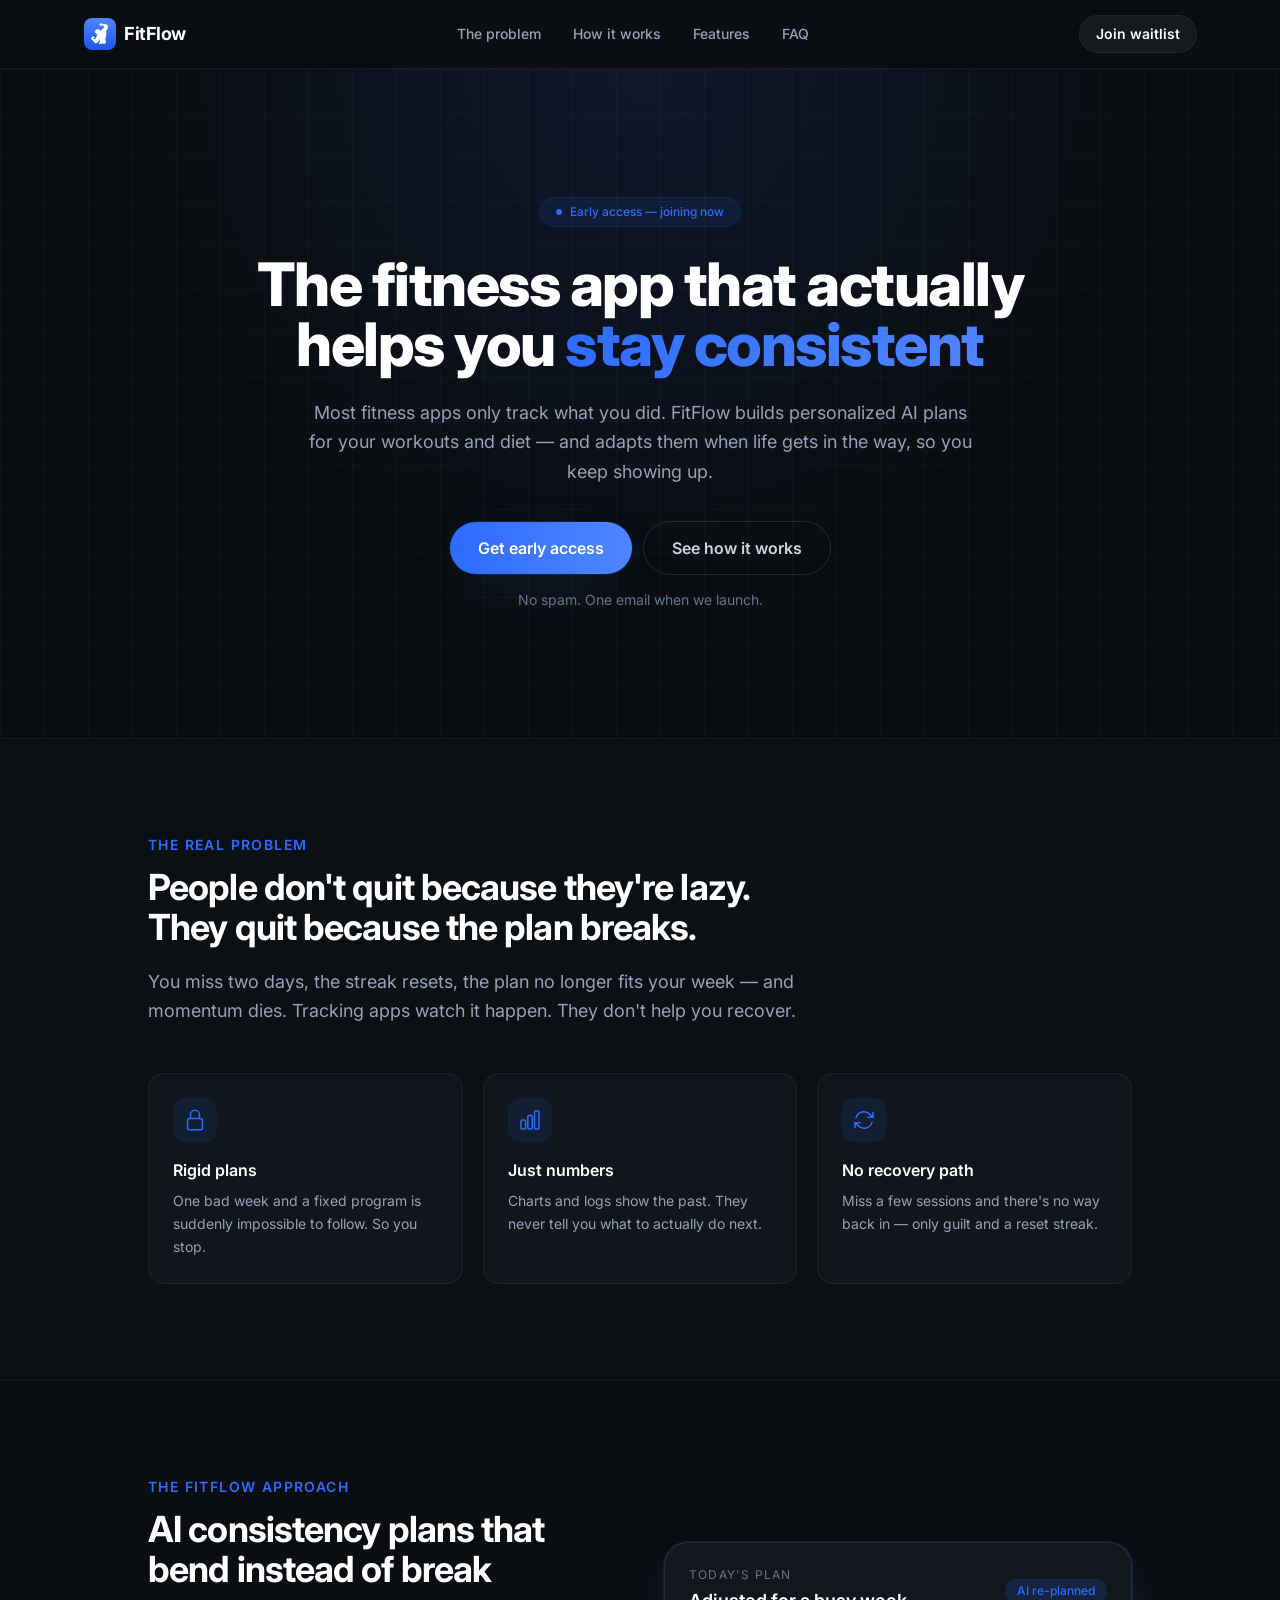
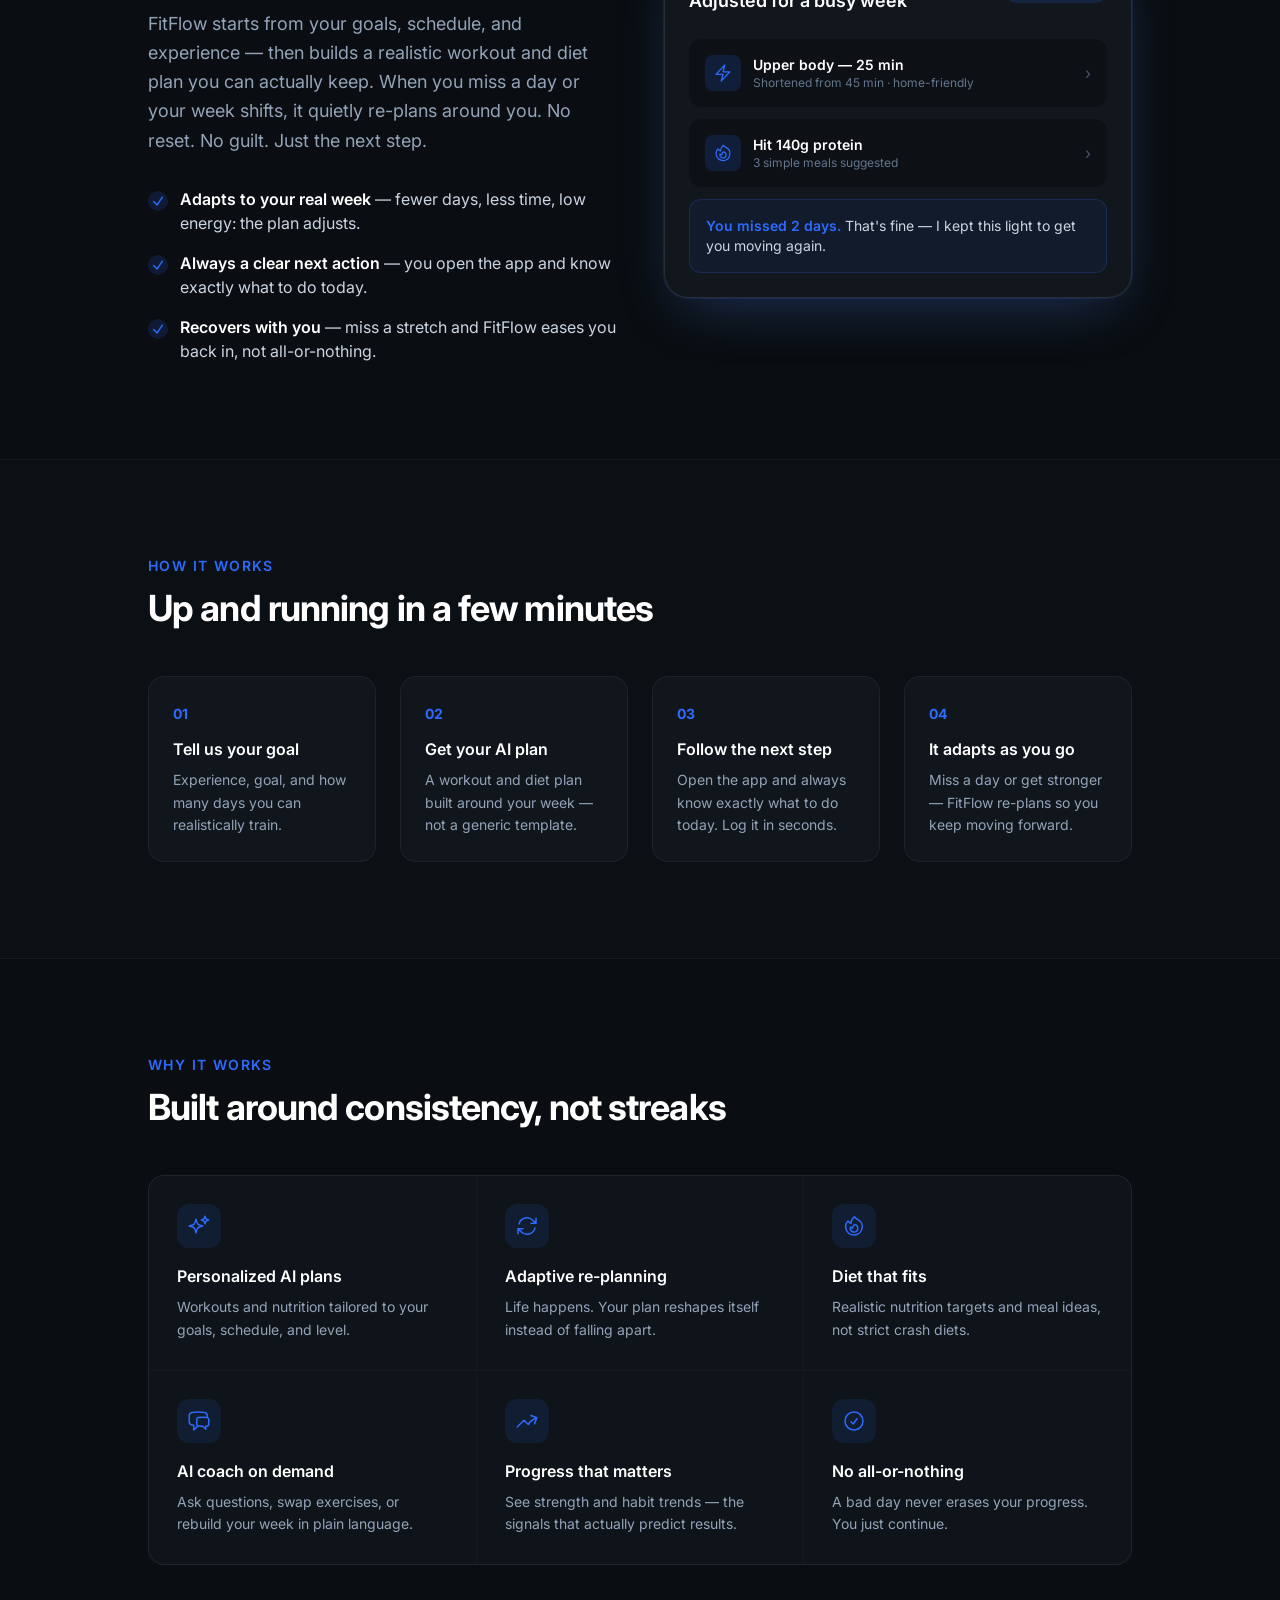
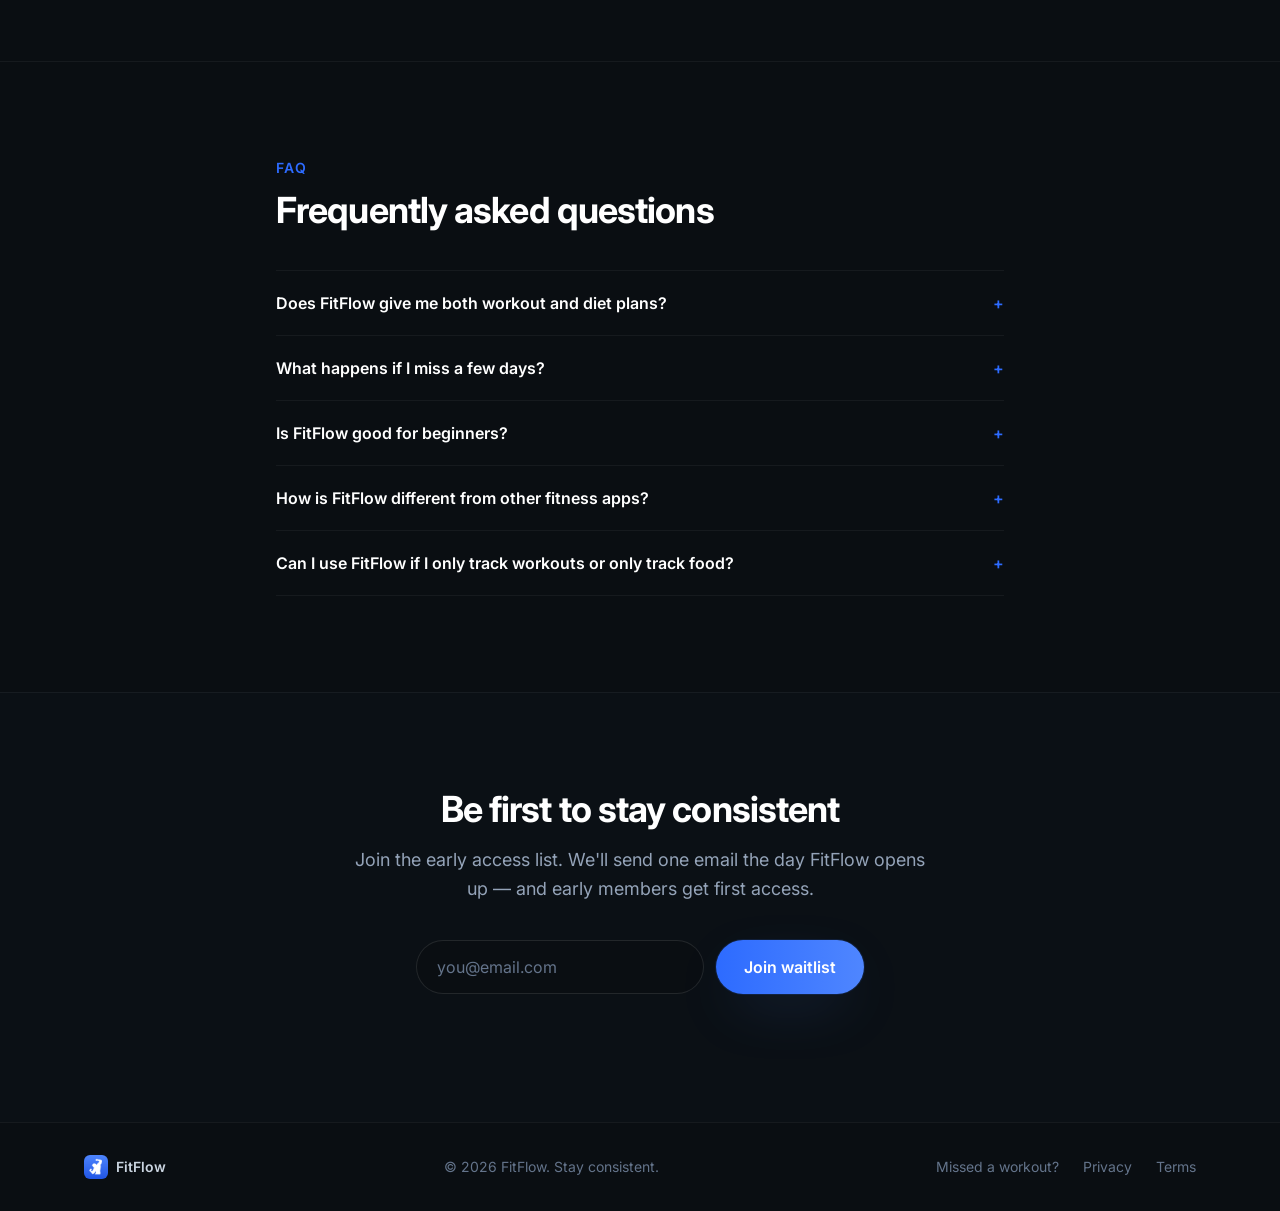
<file: index.html>
<!doctype html>
<html lang="en" class="scroll-smooth">
<head>
  <meta charset="utf-8" />
  <meta name="viewport" content="width=device-width, initial-scale=1" />
  <title>FitFlow — Stay consistent with AI-powered fitness plans</title>
  <meta name="description" content="Most fitness apps only track progress. FitFlow helps you actually stay consistent with personalized AI plans for your workouts and diet." />
  <meta name="google-site-verification" content="jf0z4KHDJj3ca7o_6e8D-nI-eYycRJF0dtDktHJP644" />
  <link rel="canonical" href="https://fitflow.hfoster-labs.dev/" />
  <meta name="theme-color" content="#0a0e12" />

  <!-- Open Graph -->
  <meta property="og:title" content="FitFlow — The fitness app that helps you stay consistent" />
  <meta property="og:description" content="Personalized AI consistency plans for your workouts and diet. Stop quitting. Start staying consistent." />
  <meta property="og:type" content="website" />
  <meta property="og:url" content="https://fitflow.hfoster-labs.dev/" />
  <meta property="og:site_name" content="FitFlow" />
  <meta property="og:image" content="https://fitflow.hfoster-labs.dev/appicon.png" />

  <!-- Twitter -->
  <meta name="twitter:card" content="summary_large_image" />
  <meta name="twitter:title" content="FitFlow — The fitness app that helps you stay consistent" />
  <meta name="twitter:description" content="Personalized AI consistency plans for your workouts and diet. Stop quitting. Start staying consistent." />
  <meta name="twitter:image" content="https://fitflow.hfoster-labs.dev/appicon.png" />

  <!-- Structured data -->
  <script type="application/ld+json">
  {
    "@context": "https://schema.org",
    "@type": "SoftwareApplication",
    "name": "FitFlow",
    "applicationCategory": "HealthApplication",
    "operatingSystem": "iOS",
    "url": "https://fitflow.hfoster-labs.dev/",
    "image": "https://fitflow.hfoster-labs.dev/appicon.png",
    "description": "FitFlow builds personalized AI workout and diet plans and adapts them when life gets in the way, so you stay consistent instead of starting over."
  }
  </script>
  <script type="application/ld+json">
  {
    "@context": "https://schema.org",
    "@type": "FAQPage",
    "mainEntity": [
      {
        "@type": "Question",
        "name": "Does FitFlow give me both workout and diet plans?",
        "acceptedAnswer": {
          "@type": "Answer",
          "text": "Yes. You get personalized AI workout plans and nutrition guidance — calorie and macro targets plus meal ideas — together in one app."
        }
      },
      {
        "@type": "Question",
        "name": "What happens if I miss a few days?",
        "acceptedAnswer": {
          "@type": "Answer",
          "text": "Nothing breaks. FitFlow re-plans your next several days around what you missed and eases you back in — no reset streak, no guilt, no starting over."
        }
      },
      {
        "@type": "Question",
        "name": "Is FitFlow good for beginners?",
        "acceptedAnswer": {
          "@type": "Answer",
          "text": "Yes. The AI starts you with a realistic full-body or upper/lower plan and scales difficulty based on your actual performance and recovery."
        }
      },
      {
        "@type": "Question",
        "name": "How is FitFlow different from other fitness apps?",
        "acceptedAnswer": {
          "@type": "Answer",
          "text": "Most apps only track the past. FitFlow gives you an AI coach that sees your full workout and nutrition history and actually changes the plan when life interferes."
        }
      },
      {
        "@type": "Question",
        "name": "Can I use FitFlow if I only track workouts or only track food?",
        "acceptedAnswer": {
          "@type": "Answer",
          "text": "Absolutely. You can start with just workouts or just nutrition and add the other layer later. The coach works with whatever data you give it."
        }
      }
    ]
  }
  </script>

  <link rel="icon" href="/favicon.ico?v=2" sizes="any" />
  <link rel="icon" type="image/png" sizes="32x32" href="/favicon-32x32.png?v=2" />
  <link rel="icon" type="image/png" sizes="16x16" href="/favicon-16x16.png?v=2" />
  <link rel="apple-touch-icon" sizes="180x180" href="/apple-touch-icon.png?v=2" />
  <link rel="preconnect" href="https://fonts.googleapis.com" />
  <link rel="preconnect" href="https://fonts.gstatic.com" crossorigin />
  <link href="https://fonts.googleapis.com/css2?family=Inter:wght@400;500;600;700;800&display=swap" rel="stylesheet" />

  <!-- Compiled Tailwind (see tailwind.config.js; rebuild with: npx tailwindcss@3 -i tailwind.input.css -o tailwind.css --minify) -->
  <link rel="stylesheet" href="/tailwind.css" />
  <style>
    body { background-color: #0a0e12; }
    .gradient-text {
      background: linear-gradient(135deg, #2d6bff 0%, #4f86ff 100%);
      -webkit-background-clip: text;
      background-clip: text;
      -webkit-text-fill-color: transparent;
    }
    .glow {
      box-shadow: 0 0 0 1px rgba(45,107,255,0.15), 0 20px 60px -20px rgba(79,134,255,0.35);
    }
    .grid-bg {
      background-image:
        radial-gradient(circle at 50% 0%, rgba(45,107,255,0.10), transparent 55%),
        linear-gradient(rgba(255,255,255,0.025) 1px, transparent 1px),
        linear-gradient(90deg, rgba(255,255,255,0.025) 1px, transparent 1px);
      background-size: 100% 100%, 44px 44px, 44px 44px;
    }
    @media (prefers-reduced-motion: reduce) {
      .animate-fade-up { animation: none; }
      html { scroll-behavior: auto; }
    }
  </style>
</head>

<body class="font-sans text-slate-300 antialiased selection:bg-brand-accent/30 selection:text-white">

  <!-- Nav -->
  <header class="sticky top-0 z-50 border-b border-white/5 bg-ink-900/80 backdrop-blur">
    <nav class="mx-auto flex max-w-6xl items-center justify-between px-5 py-4">
      <a href="#" class="flex items-center gap-2 text-white">
        <img src="/appicon.png" alt="FitFlow" class="h-8 w-8 rounded-lg" />
        <span class="text-lg font-bold tracking-tight">FitFlow</span>
      </a>
      <div class="hidden items-center gap-8 text-sm font-medium text-slate-400 md:flex">
        <a href="#problem" class="transition hover:text-white">The problem</a>
        <a href="#how" class="transition hover:text-white">How it works</a>
        <a href="#features" class="transition hover:text-white">Features</a>
        <a href="#faq" class="transition hover:text-white">FAQ</a>
      </div>
      <a href="#waitlist" class="rounded-full bg-white/5 px-4 py-2 text-sm font-semibold text-white ring-1 ring-white/10 transition hover:bg-white/10">
        Join waitlist
      </a>
    </nav>
  </header>

  <main>
    <!-- Hero -->
    <section class="grid-bg relative overflow-hidden">
      <div class="mx-auto max-w-4xl px-5 py-24 text-center sm:py-32">
        <div class="animate-fade-up">
          <span class="inline-flex items-center gap-2 rounded-full bg-brand-accent/10 px-4 py-1.5 text-xs font-medium text-brand-accent ring-1 ring-brand-accent/20">
            <span class="h-1.5 w-1.5 rounded-full bg-brand-accent"></span>
            Early access — joining now
          </span>
        </div>
        <h1 class="mt-7 animate-fade-up text-balance text-4xl font-extrabold leading-[1.1] tracking-tight text-white sm:text-6xl" style="animation-delay:.05s">
          The fitness app that actually helps you
          <span class="gradient-text">stay consistent</span>
        </h1>
        <p class="mx-auto mt-6 max-w-2xl animate-fade-up text-pretty text-lg leading-relaxed text-slate-400" style="animation-delay:.1s">
          Most fitness apps only track what you did. FitFlow builds personalized AI plans
          for your workouts and diet — and adapts them when life gets in the way, so you
          keep showing up.
        </p>
        <div class="mt-9 flex animate-fade-up flex-col items-center justify-center gap-3 sm:flex-row" style="animation-delay:.15s">
          <a href="#waitlist" class="glow w-full rounded-full bg-gradient-to-r from-brand-accent to-brand-glow px-7 py-3.5 text-base font-semibold text-white transition hover:opacity-90 sm:w-auto">
            Get early access
          </a>
          <a href="#how" class="w-full rounded-full px-7 py-3.5 text-base font-semibold text-slate-300 ring-1 ring-white/10 transition hover:bg-white/5 sm:w-auto">
            See how it works
          </a>
        </div>
        <p class="mt-4 animate-fade-up text-sm text-slate-500" style="animation-delay:.2s">
          No spam. One email when we launch.
        </p>
      </div>
    </section>

    <!-- Problem -->
    <section id="problem" class="border-t border-white/5 bg-ink-800/40">
      <div class="mx-auto max-w-5xl px-5 py-20 sm:py-24">
        <div class="max-w-2xl">
          <p class="text-sm font-semibold uppercase tracking-widest text-brand-accent">The real problem</p>
          <h2 class="mt-3 text-3xl font-bold tracking-tight text-white sm:text-4xl">
            People don't quit because they're lazy. They quit because the plan breaks.
          </h2>
          <p class="mt-5 text-lg leading-relaxed text-slate-400">
            You miss two days, the streak resets, the plan no longer fits your week — and
            momentum dies. Tracking apps watch it happen. They don't help you recover.
          </p>
        </div>

        <div class="mt-12 grid gap-5 sm:grid-cols-3">
          <div class="rounded-2xl border border-white/5 bg-ink-700/60 p-6">
            <div class="grid h-11 w-11 place-items-center rounded-xl bg-brand-accent/10 text-brand-accent">
              <svg class="h-6 w-6" fill="none" viewBox="0 0 24 24" stroke-width="1.5" stroke="currentColor"><path stroke-linecap="round" stroke-linejoin="round" d="M16.5 10.5V6.75a4.5 4.5 0 1 0-9 0v3.75m-.75 11.25h10.5a2.25 2.25 0 0 0 2.25-2.25v-6.75a2.25 2.25 0 0 0-2.25-2.25H6.75a2.25 2.25 0 0 0-2.25 2.25v6.75a2.25 2.25 0 0 0 2.25 2.25Z" /></svg>
            </div>
            <h3 class="mt-4 font-semibold text-white">Rigid plans</h3>
            <p class="mt-2 text-sm leading-relaxed text-slate-400">
              One bad week and a fixed program is suddenly impossible to follow. So you stop.
            </p>
          </div>
          <div class="rounded-2xl border border-white/5 bg-ink-700/60 p-6">
            <div class="grid h-11 w-11 place-items-center rounded-xl bg-brand-accent/10 text-brand-accent">
              <svg class="h-6 w-6" fill="none" viewBox="0 0 24 24" stroke-width="1.5" stroke="currentColor"><path stroke-linecap="round" stroke-linejoin="round" d="M3 13.125C3 12.504 3.504 12 4.125 12h2.25c.621 0 1.125.504 1.125 1.125v6.75C7.5 20.496 6.996 21 6.375 21h-2.25A1.125 1.125 0 0 1 3 19.875v-6.75ZM9.75 8.625c0-.621.504-1.125 1.125-1.125h2.25c.621 0 1.125.504 1.125 1.125v11.25c0 .621-.504 1.125-1.125 1.125h-2.25a1.125 1.125 0 0 1-1.125-1.125V8.625ZM16.5 4.125c0-.621.504-1.125 1.125-1.125h2.25C20.496 3 21 3.504 21 4.125v15.75c0 .621-.504 1.125-1.125 1.125h-2.25a1.125 1.125 0 0 1-1.125-1.125V4.125Z" /></svg>
            </div>
            <h3 class="mt-4 font-semibold text-white">Just numbers</h3>
            <p class="mt-2 text-sm leading-relaxed text-slate-400">
              Charts and logs show the past. They never tell you what to actually do next.
            </p>
          </div>
          <div class="rounded-2xl border border-white/5 bg-ink-700/60 p-6">
            <div class="grid h-11 w-11 place-items-center rounded-xl bg-brand-accent/10 text-brand-accent">
              <svg class="h-6 w-6" fill="none" viewBox="0 0 24 24" stroke-width="1.5" stroke="currentColor"><path stroke-linecap="round" stroke-linejoin="round" d="M16.023 9.348h4.992v-.001M2.985 19.644v-4.992m0 0h4.992m-4.993 0 3.181 3.183a8.25 8.25 0 0 0 13.803-3.7M4.031 9.865a8.25 8.25 0 0 1 13.803-3.7l3.181 3.182m0-4.991v4.99" /></svg>
            </div>
            <h3 class="mt-4 font-semibold text-white">No recovery path</h3>
            <p class="mt-2 text-sm leading-relaxed text-slate-400">
              Miss a few sessions and there's no way back in — only guilt and a reset streak.
            </p>
          </div>
        </div>
      </div>
    </section>

    <!-- Solution -->
    <section class="border-t border-white/5">
      <div class="mx-auto grid max-w-5xl items-center gap-12 px-5 py-20 sm:py-24 lg:grid-cols-2">
        <div>
          <p class="text-sm font-semibold uppercase tracking-widest text-brand-accent">The FitFlow approach</p>
          <h2 class="mt-3 text-3xl font-bold tracking-tight text-white sm:text-4xl">
            AI consistency plans that bend instead of break
          </h2>
          <p class="mt-5 text-lg leading-relaxed text-slate-400">
            FitFlow starts from your goals, schedule, and experience — then builds a realistic
            workout and diet plan you can actually keep. When you miss a day or your week
            shifts, it quietly re-plans around you. No reset. No guilt. Just the next step.
          </p>

          <ul class="mt-8 space-y-4">
            <li class="flex gap-3">
              <span class="mt-1 grid h-5 w-5 shrink-0 place-items-center rounded-full bg-brand-accent/15 text-brand-accent">
                <svg class="h-3.5 w-3.5" fill="none" viewBox="0 0 24 24" stroke-width="2.5" stroke="currentColor"><path stroke-linecap="round" stroke-linejoin="round" d="m4.5 12.75 6 6 9-13.5" /></svg>
              </span>
              <span class="text-slate-300"><span class="font-semibold text-white">Adapts to your real week</span> — fewer days, less time, low energy: the plan adjusts.</span>
            </li>
            <li class="flex gap-3">
              <span class="mt-1 grid h-5 w-5 shrink-0 place-items-center rounded-full bg-brand-accent/15 text-brand-accent">
                <svg class="h-3.5 w-3.5" fill="none" viewBox="0 0 24 24" stroke-width="2.5" stroke="currentColor"><path stroke-linecap="round" stroke-linejoin="round" d="m4.5 12.75 6 6 9-13.5" /></svg>
              </span>
              <span class="text-slate-300"><span class="font-semibold text-white">Always a clear next action</span> — you open the app and know exactly what to do today.</span>
            </li>
            <li class="flex gap-3">
              <span class="mt-1 grid h-5 w-5 shrink-0 place-items-center rounded-full bg-brand-accent/15 text-brand-accent">
                <svg class="h-3.5 w-3.5" fill="none" viewBox="0 0 24 24" stroke-width="2.5" stroke="currentColor"><path stroke-linecap="round" stroke-linejoin="round" d="m4.5 12.75 6 6 9-13.5" /></svg>
              </span>
              <span class="text-slate-300"><span class="font-semibold text-white">Recovers with you</span> — miss a stretch and FitFlow eases you back in, not all-or-nothing.</span>
            </li>
          </ul>
        </div>

        <!-- Mock app card -->
        <div class="glow rounded-3xl border border-white/10 bg-ink-700/80 p-6">
          <div class="flex items-center justify-between">
            <div>
              <p class="text-xs uppercase tracking-widest text-slate-500">Today's plan</p>
              <p class="mt-1 text-lg font-semibold text-white">Adjusted for a busy week</p>
            </div>
            <span class="rounded-full bg-brand-accent/15 px-3 py-1 text-xs font-medium text-brand-accent">AI re-planned</span>
          </div>

          <div class="mt-6 space-y-3">
            <div class="flex items-center gap-3 rounded-xl bg-ink-900/60 p-4">
              <span class="grid h-9 w-9 shrink-0 place-items-center rounded-lg bg-brand-accent/15 text-brand-accent">
                <svg class="h-5 w-5" fill="none" viewBox="0 0 24 24" stroke-width="1.5" stroke="currentColor"><path stroke-linecap="round" stroke-linejoin="round" d="m3.75 13.5 10.5-11.25L12 10.5h8.25L9.75 21.75 12 13.5H3.75Z" /></svg>
              </span>
              <div class="flex-1">
                <p class="text-sm font-semibold text-white">Upper body — 25 min</p>
                <p class="text-xs text-slate-500">Shortened from 45 min · home-friendly</p>
              </div>
              <span class="text-slate-600">›</span>
            </div>
            <div class="flex items-center gap-3 rounded-xl bg-ink-900/60 p-4">
              <span class="grid h-9 w-9 shrink-0 place-items-center rounded-lg bg-brand-accent/15 text-brand-accent">
                <svg class="h-5 w-5" fill="none" viewBox="0 0 24 24" stroke-width="1.5" stroke="currentColor"><path stroke-linecap="round" stroke-linejoin="round" d="M15.362 5.214A8.252 8.252 0 0 1 12 21 8.25 8.25 0 0 1 6.038 7.047 8.287 8.287 0 0 0 9 9.601a8.983 8.983 0 0 1 3.361-6.867 8.21 8.21 0 0 0 3 2.48Z" /><path stroke-linecap="round" stroke-linejoin="round" d="M12 18a3.75 3.75 0 0 0 .495-7.467 5.99 5.99 0 0 0-1.925 3.546 5.974 5.974 0 0 1-2.133-1A3.75 3.75 0 0 0 12 18Z" /></svg>
              </span>
              <div class="flex-1">
                <p class="text-sm font-semibold text-white">Hit 140g protein</p>
                <p class="text-xs text-slate-500">3 simple meals suggested</p>
              </div>
              <span class="text-slate-600">›</span>
            </div>
            <div class="rounded-xl border border-brand-accent/20 bg-brand-accent/[0.06] p-4">
              <p class="text-sm text-slate-300">
                <span class="font-semibold text-brand-accent">You missed 2 days.</span>
                That's fine — I kept this light to get you moving again.
              </p>
            </div>
          </div>
        </div>
      </div>
    </section>

    <!-- How it works -->
    <section id="how" class="border-t border-white/5 bg-ink-800/40">
      <div class="mx-auto max-w-5xl px-5 py-20 sm:py-24">
        <div class="max-w-2xl">
          <p class="text-sm font-semibold uppercase tracking-widest text-brand-accent">How it works</p>
          <h2 class="mt-3 text-3xl font-bold tracking-tight text-white sm:text-4xl">
            Up and running in a few minutes
          </h2>
        </div>

        <div class="mt-12 grid gap-6 sm:grid-cols-2 lg:grid-cols-4">
          <div class="relative rounded-2xl border border-white/5 bg-ink-700/60 p-6">
            <span class="text-sm font-bold text-brand-accent">01</span>
            <h3 class="mt-3 font-semibold text-white">Tell us your goal</h3>
            <p class="mt-2 text-sm leading-relaxed text-slate-400">Experience, goal, and how many days you can realistically train.</p>
          </div>
          <div class="relative rounded-2xl border border-white/5 bg-ink-700/60 p-6">
            <span class="text-sm font-bold text-brand-accent">02</span>
            <h3 class="mt-3 font-semibold text-white">Get your AI plan</h3>
            <p class="mt-2 text-sm leading-relaxed text-slate-400">A workout and diet plan built around your week — not a generic template.</p>
          </div>
          <div class="relative rounded-2xl border border-white/5 bg-ink-700/60 p-6">
            <span class="text-sm font-bold text-brand-accent">03</span>
            <h3 class="mt-3 font-semibold text-white">Follow the next step</h3>
            <p class="mt-2 text-sm leading-relaxed text-slate-400">Open the app and always know exactly what to do today. Log it in seconds.</p>
          </div>
          <div class="relative rounded-2xl border border-white/5 bg-ink-700/60 p-6">
            <span class="text-sm font-bold text-brand-accent">04</span>
            <h3 class="mt-3 font-semibold text-white">It adapts as you go</h3>
            <p class="mt-2 text-sm leading-relaxed text-slate-400">Miss a day or get stronger — FitFlow re-plans so you keep moving forward.</p>
          </div>
        </div>
      </div>
    </section>

    <!-- Features -->
    <section id="features" class="border-t border-white/5">
      <div class="mx-auto max-w-5xl px-5 py-20 sm:py-24">
        <div class="max-w-2xl">
          <p class="text-sm font-semibold uppercase tracking-widest text-brand-accent">Why it works</p>
          <h2 class="mt-3 text-3xl font-bold tracking-tight text-white sm:text-4xl">
            Built around consistency, not streaks
          </h2>
        </div>

        <div class="mt-12 grid gap-px overflow-hidden rounded-2xl border border-white/5 bg-white/5 sm:grid-cols-2 lg:grid-cols-3">
          <div class="bg-ink-800 p-7">
            <div class="grid h-11 w-11 place-items-center rounded-xl bg-brand-accent/10 text-brand-accent">
              <svg class="h-6 w-6" fill="none" viewBox="0 0 24 24" stroke-width="1.5" stroke="currentColor"><path stroke-linecap="round" stroke-linejoin="round" d="M9.813 15.904 9 18.75l-.813-2.846a4.5 4.5 0 0 0-3.09-3.09L2.25 12l2.846-.813a4.5 4.5 0 0 0 3.09-3.09L9 5.25l.813 2.846a4.5 4.5 0 0 0 3.09 3.09L15.75 12l-2.846.813a4.5 4.5 0 0 0-3.09 3.09ZM18.259 8.715 18 9.75l-.259-1.035a3.375 3.375 0 0 0-2.455-2.456L14.25 6l1.036-.259a3.375 3.375 0 0 0 2.455-2.456L18 2.25l.259 1.035a3.375 3.375 0 0 0 2.456 2.456L21.75 6l-1.035.259a3.375 3.375 0 0 0-2.456 2.456Z" /></svg>
            </div>
            <h3 class="mt-4 font-semibold text-white">Personalized AI plans</h3>
            <p class="mt-2 text-sm leading-relaxed text-slate-400">Workouts and nutrition tailored to your goals, schedule, and level.</p>
          </div>
          <div class="bg-ink-800 p-7">
            <div class="grid h-11 w-11 place-items-center rounded-xl bg-brand-accent/10 text-brand-accent">
              <svg class="h-6 w-6" fill="none" viewBox="0 0 24 24" stroke-width="1.5" stroke="currentColor"><path stroke-linecap="round" stroke-linejoin="round" d="M16.023 9.348h4.992v-.001M2.985 19.644v-4.992m0 0h4.992m-4.993 0 3.181 3.183a8.25 8.25 0 0 0 13.803-3.7M4.031 9.865a8.25 8.25 0 0 1 13.803-3.7l3.181 3.182m0-4.991v4.99" /></svg>
            </div>
            <h3 class="mt-4 font-semibold text-white">Adaptive re-planning</h3>
            <p class="mt-2 text-sm leading-relaxed text-slate-400">Life happens. Your plan reshapes itself instead of falling apart.</p>
          </div>
          <div class="bg-ink-800 p-7">
            <div class="grid h-11 w-11 place-items-center rounded-xl bg-brand-accent/10 text-brand-accent">
              <svg class="h-6 w-6" fill="none" viewBox="0 0 24 24" stroke-width="1.5" stroke="currentColor"><path stroke-linecap="round" stroke-linejoin="round" d="M15.362 5.214A8.252 8.252 0 0 1 12 21 8.25 8.25 0 0 1 6.038 7.047 8.287 8.287 0 0 0 9 9.601a8.983 8.983 0 0 1 3.361-6.867 8.21 8.21 0 0 0 3 2.48Z" /><path stroke-linecap="round" stroke-linejoin="round" d="M12 18a3.75 3.75 0 0 0 .495-7.467 5.99 5.99 0 0 0-1.925 3.546 5.974 5.974 0 0 1-2.133-1A3.75 3.75 0 0 0 12 18Z" /></svg>
            </div>
            <h3 class="mt-4 font-semibold text-white">Diet that fits</h3>
            <p class="mt-2 text-sm leading-relaxed text-slate-400">Realistic nutrition targets and meal ideas, not strict crash diets.</p>
          </div>
          <div class="bg-ink-800 p-7">
            <div class="grid h-11 w-11 place-items-center rounded-xl bg-brand-accent/10 text-brand-accent">
              <svg class="h-6 w-6" fill="none" viewBox="0 0 24 24" stroke-width="1.5" stroke="currentColor"><path stroke-linecap="round" stroke-linejoin="round" d="M20.25 8.511c.884.284 1.5 1.128 1.5 2.097v4.286c0 1.136-.847 2.1-1.98 2.193-.34.027-.68.052-1.02.072v3.091l-3-3c-1.354 0-2.694-.055-4.02-.163a2.115 2.115 0 0 1-.825-.242m9.345-8.334a2.126 2.126 0 0 0-.476-.095 48.64 48.64 0 0 0-8.048 0c-1.131.094-1.976 1.057-1.976 2.192v4.286c0 .837.46 1.58 1.155 1.951m9.345-8.334V6.637c0-1.621-1.152-3.026-2.76-3.235A48.455 48.455 0 0 0 11.25 3c-2.115 0-4.198.137-6.24.402-1.608.209-2.76 1.614-2.76 3.235v6.226c0 1.621 1.152 3.026 2.76 3.235.577.075 1.157.14 1.74.194V21l4.155-4.155" /></svg>
            </div>
            <h3 class="mt-4 font-semibold text-white">AI coach on demand</h3>
            <p class="mt-2 text-sm leading-relaxed text-slate-400">Ask questions, swap exercises, or rebuild your week in plain language.</p>
          </div>
          <div class="bg-ink-800 p-7">
            <div class="grid h-11 w-11 place-items-center rounded-xl bg-brand-accent/10 text-brand-accent">
              <svg class="h-6 w-6" fill="none" viewBox="0 0 24 24" stroke-width="1.5" stroke="currentColor"><path stroke-linecap="round" stroke-linejoin="round" d="M2.25 18 9 11.25l4.306 4.306a11.95 11.95 0 0 1 5.814-5.518l2.74-1.22m0 0-5.94-2.281m5.94 2.28-2.28 5.941" /></svg>
            </div>
            <h3 class="mt-4 font-semibold text-white">Progress that matters</h3>
            <p class="mt-2 text-sm leading-relaxed text-slate-400">See strength and habit trends — the signals that actually predict results.</p>
          </div>
          <div class="bg-ink-800 p-7">
            <div class="grid h-11 w-11 place-items-center rounded-xl bg-brand-accent/10 text-brand-accent">
              <svg class="h-6 w-6" fill="none" viewBox="0 0 24 24" stroke-width="1.5" stroke="currentColor"><path stroke-linecap="round" stroke-linejoin="round" d="M9 12.75 11.25 15 15 9.75M21 12a9 9 0 1 1-18 0 9 9 0 0 1 18 0Z" /></svg>
            </div>
            <h3 class="mt-4 font-semibold text-white">No all-or-nothing</h3>
            <p class="mt-2 text-sm leading-relaxed text-slate-400">A bad day never erases your progress. You just continue.</p>
          </div>
        </div>
      </div>
    </section>

    <!-- FAQ -->
    <section id="faq" class="border-t border-white/5">
      <div class="mx-auto max-w-3xl px-5 py-20 sm:py-24">
        <div class="max-w-2xl">
          <p class="text-sm font-semibold uppercase tracking-widest text-brand-accent">FAQ</p>
          <h2 class="mt-3 text-3xl font-bold tracking-tight text-white sm:text-4xl">
            Frequently asked questions
          </h2>
        </div>

        <div class="mt-10 divide-y divide-white/5 border-y border-white/5">
          <details class="group py-5">
            <summary class="flex cursor-pointer list-none items-center justify-between gap-4 font-semibold text-white">
              Does FitFlow give me both workout and diet plans?
              <span class="shrink-0 text-brand-accent transition group-open:rotate-45">+</span>
            </summary>
            <p class="mt-3 leading-relaxed text-slate-400">
              Yes. You get personalized AI workout plans and nutrition guidance — calorie and macro targets plus meal ideas — together in one app.
            </p>
          </details>
          <details class="group py-5">
            <summary class="flex cursor-pointer list-none items-center justify-between gap-4 font-semibold text-white">
              What happens if I miss a few days?
              <span class="shrink-0 text-brand-accent transition group-open:rotate-45">+</span>
            </summary>
            <p class="mt-3 leading-relaxed text-slate-400">
              Nothing breaks. FitFlow re-plans your next several days around what you missed and eases you back in — no reset streak, no guilt, no starting over.
            </p>
          </details>
          <details class="group py-5">
            <summary class="flex cursor-pointer list-none items-center justify-between gap-4 font-semibold text-white">
              Is FitFlow good for beginners?
              <span class="shrink-0 text-brand-accent transition group-open:rotate-45">+</span>
            </summary>
            <p class="mt-3 leading-relaxed text-slate-400">
              Yes. The AI starts you with a realistic full-body or upper/lower plan and scales difficulty based on your actual performance and recovery.
            </p>
          </details>
          <details class="group py-5">
            <summary class="flex cursor-pointer list-none items-center justify-between gap-4 font-semibold text-white">
              How is FitFlow different from other fitness apps?
              <span class="shrink-0 text-brand-accent transition group-open:rotate-45">+</span>
            </summary>
            <p class="mt-3 leading-relaxed text-slate-400">
              Most apps only track the past. FitFlow gives you an AI coach that sees your full workout and nutrition history and actually changes the plan when life interferes.
            </p>
          </details>
          <details class="group py-5">
            <summary class="flex cursor-pointer list-none items-center justify-between gap-4 font-semibold text-white">
              Can I use FitFlow if I only track workouts or only track food?
              <span class="shrink-0 text-brand-accent transition group-open:rotate-45">+</span>
            </summary>
            <p class="mt-3 leading-relaxed text-slate-400">
              Absolutely. You can start with just workouts or just nutrition and add the other layer later. The coach works with whatever data you give it.
            </p>
          </details>
        </div>
      </div>
    </section>

    <!-- Waitlist CTA -->
    <section id="waitlist" class="border-t border-white/5 bg-ink-800/40">
      <div class="mx-auto max-w-3xl px-5 py-24 text-center">
        <h2 class="text-3xl font-bold tracking-tight text-white sm:text-4xl">
          Be first to stay consistent
        </h2>
        <p class="mx-auto mt-4 max-w-xl text-lg leading-relaxed text-slate-400">
          Join the early access list. We'll send one email the day FitFlow opens up —
          and early members get first access.
        </p>

        <form id="waitlist-form" class="mx-auto mt-9 max-w-md" novalidate>
          <input type="text" name="website" tabindex="-1" autocomplete="off" aria-hidden="true" class="hidden" />
          <div class="flex flex-col gap-3 sm:flex-row">
            <label for="email" class="sr-only">Email address</label>
            <input
              id="email"
              name="email"
              type="email"
              required
              autocomplete="email"
              placeholder="you@email.com"
              class="w-full rounded-full border border-white/10 bg-ink-900 px-5 py-3.5 text-white placeholder-slate-500 outline-none transition focus:border-brand-accent focus:ring-2 focus:ring-brand-accent/30"
            />
            <button
              type="submit"
              class="glow shrink-0 rounded-full bg-gradient-to-r from-brand-accent to-brand-glow px-7 py-3.5 font-semibold text-white transition hover:opacity-90 disabled:opacity-60"
            >
              Join waitlist
            </button>
          </div>
          <p id="form-message" class="mt-3 min-h-[1.25rem] text-sm" role="status" aria-live="polite"></p>
        </form>
      </div>
    </section>
  </main>

  <!-- Footer -->
  <footer class="border-t border-white/5">
    <div class="mx-auto flex max-w-6xl flex-col items-center justify-between gap-4 px-5 py-8 text-sm text-slate-500 sm:flex-row">
      <div class="flex items-center gap-2 text-slate-400">
        <img src="/appicon.png" alt="FitFlow" class="h-6 w-6 rounded-md" />
        <span class="font-semibold text-slate-300">FitFlow</span>
      </div>
      <p>© <span id="year"></span> FitFlow. Stay consistent.</p>
      <div class="flex gap-6">
        <a href="https://fitflow.hfoster-labs.dev/what-to-do-when-you-miss-a-workout" class="transition hover:text-slate-300">Missed a workout?</a>
        <a href="https://fitflow.hfoster-labs.dev/privacypolicy" class="transition hover:text-slate-300">Privacy</a>
        <a href="https://fitflow.hfoster-labs.dev/terms" class="transition hover:text-slate-300">Terms</a>
      </div>
    </div>
  </footer>

  <script>
    document.getElementById('year').textContent = new Date().getFullYear();

    // Waitlist form → Supabase Edge Function (waitlist-signup). The anon key is
    // safe to expose publicly; the table is locked to service-role via RLS and
    // writes only happen inside the function.
    const SUPABASE_URL = 'https://zhlfftycdrqpimlxsyvq.supabase.co';
    const SUPABASE_ANON_KEY = 'eyJhbGciOiJIUzI1NiIsInR5cCI6IkpXVCJ9.eyJpc3MiOiJzdXBhYmFzZSIsInJlZiI6InpobGZmdHljZHJxcGltbHhzeXZxIiwicm9sZSI6ImFub24iLCJpYXQiOjE3NzMyNjU1MDMsImV4cCI6MjA4ODg0MTUwM30.HWgEPyCecVHGUN5sD3LsDMQtknLoAiJp8hb5F3ckeVs';
    const WAITLIST_ENDPOINT = SUPABASE_URL + '/functions/v1/waitlist-signup';

    const form = document.getElementById('waitlist-form');
    const message = document.getElementById('form-message');
    const button = form.querySelector('button');

    const setMessage = (text, ok) => {
      message.textContent = text;
      message.className = 'mt-3 min-h-[1.25rem] text-sm ' + (ok ? 'text-brand-accent' : 'text-rose-400');
    };

    form.addEventListener('submit', async (e) => {
      e.preventDefault();
      const email = form.email.value.trim();
      const valid = /^[^\s@]+@[^\s@]+\.[^\s@]+$/.test(email);

      if (!valid) {
        setMessage('Please enter a valid email address.', false);
        form.email.focus();
        return;
      }

      button.disabled = true;
      const original = button.textContent;
      button.textContent = 'Joining…';

      try {
        const res = await fetch(WAITLIST_ENDPOINT, {
          method: 'POST',
          headers: {
            'Content-Type': 'application/json',
            apikey: SUPABASE_ANON_KEY,
            Authorization: 'Bearer ' + SUPABASE_ANON_KEY,
          },
          body: JSON.stringify({
            email,
            source: 'landing-page',
            website: form.website ? form.website.value : '',
          }),
        });
        const data = await res.json().catch(() => ({}));

        if (res.ok) {
          form.reset();
          setMessage("You're on the list. We'll be in touch.", true);
        } else if (res.status === 409) {
          form.reset();
          setMessage("You're already on the list.", true);
        } else {
          setMessage(data.error || 'Something went wrong. Please try again.', false);
        }
      } catch (err) {
        setMessage('Something went wrong. Please try again.', false);
      } finally {
        button.disabled = false;
        button.textContent = original;
      }
    });
  </script>
</body>
</html>
</file>
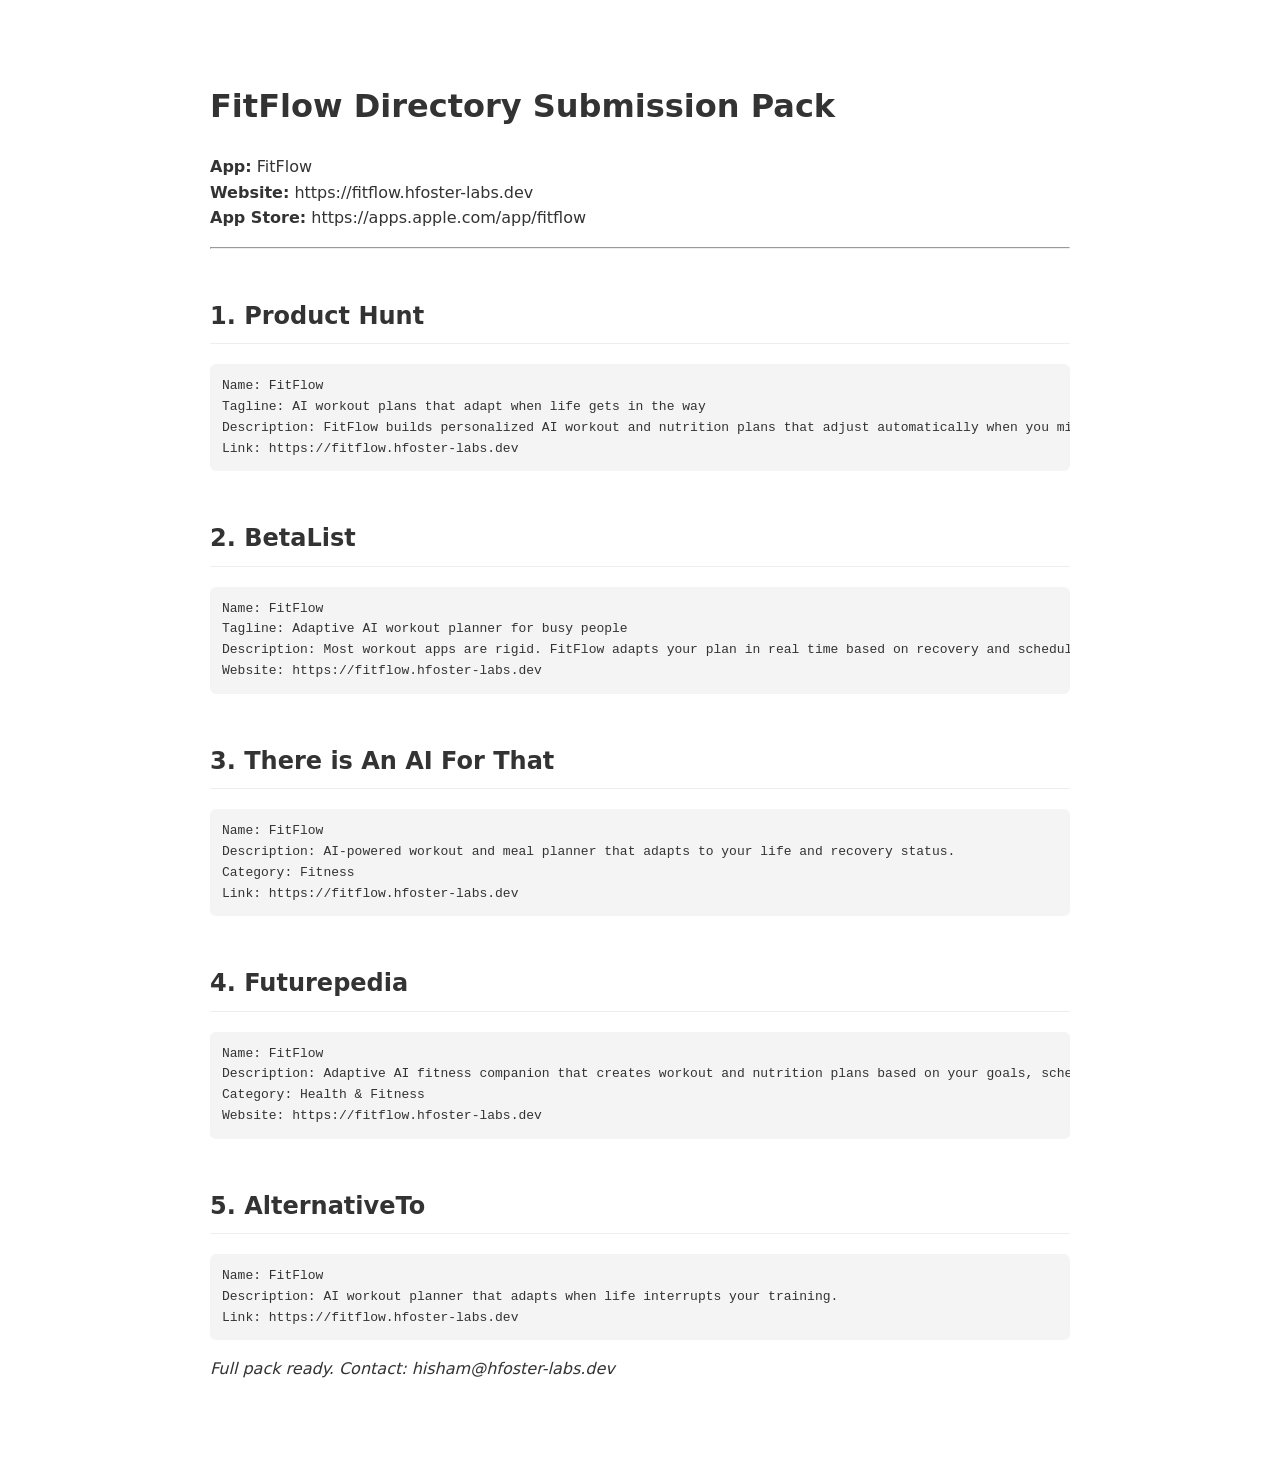
<file: directories.html>
<!doctype html>
<html lang="en">
<head>
  <meta charset="utf-8">
  <meta name="viewport" content="width=device-width, initial-scale=1">
  <title>FitFlow - Directory Submissions</title>
  <meta name="robots" content="noindex">
  <style>body{font-family:system-ui;max-width:860px;margin:40px auto;padding:20px;line-height:1.6;color:#333}pre{background:#f4f4f4;padding:12px;overflow-x:auto;border-radius:6px}h2{margin-top:2em;border-bottom:1px solid #eee;padding-bottom:8px}</style>
</head>
<body>
<h1>FitFlow Directory Submission Pack</h1>
<p><strong>App:</strong> FitFlow<br><strong>Website:</strong> https://fitflow.hfoster-labs.dev<br><strong>App Store:</strong> https://apps.apple.com/app/fitflow</p>
<hr>
<h2>1. Product Hunt</h2>
<pre>Name: FitFlow
Tagline: AI workout plans that adapt when life gets in the way
Description: FitFlow builds personalized AI workout and nutrition plans that adjust automatically when you miss days. Stop starting over. Stay consistent.
Link: https://fitflow.hfoster-labs.dev</pre>
<h2>2. BetaList</h2>
<pre>Name: FitFlow
Tagline: Adaptive AI workout planner for busy people
Description: Most workout apps are rigid. FitFlow adapts your plan in real time based on recovery and schedule.
Website: https://fitflow.hfoster-labs.dev</pre>
<h2>3. There is An AI For That</h2>
<pre>Name: FitFlow
Description: AI-powered workout and meal planner that adapts to your life and recovery status.
Category: Fitness
Link: https://fitflow.hfoster-labs.dev</pre>
<h2>4. Futurepedia</h2>
<pre>Name: FitFlow
Description: Adaptive AI fitness companion that creates workout and nutrition plans based on your goals, schedule, and recovery.
Category: Health & Fitness
Website: https://fitflow.hfoster-labs.dev</pre>
<h2>5. AlternativeTo</h2>
<pre>Name: FitFlow
Description: AI workout planner that adapts when life interrupts your training.
Link: https://fitflow.hfoster-labs.dev</pre>
<p><em>Full pack ready. Contact: hisham@hfoster-labs.dev</em></p>
</body>
</html>
</file>
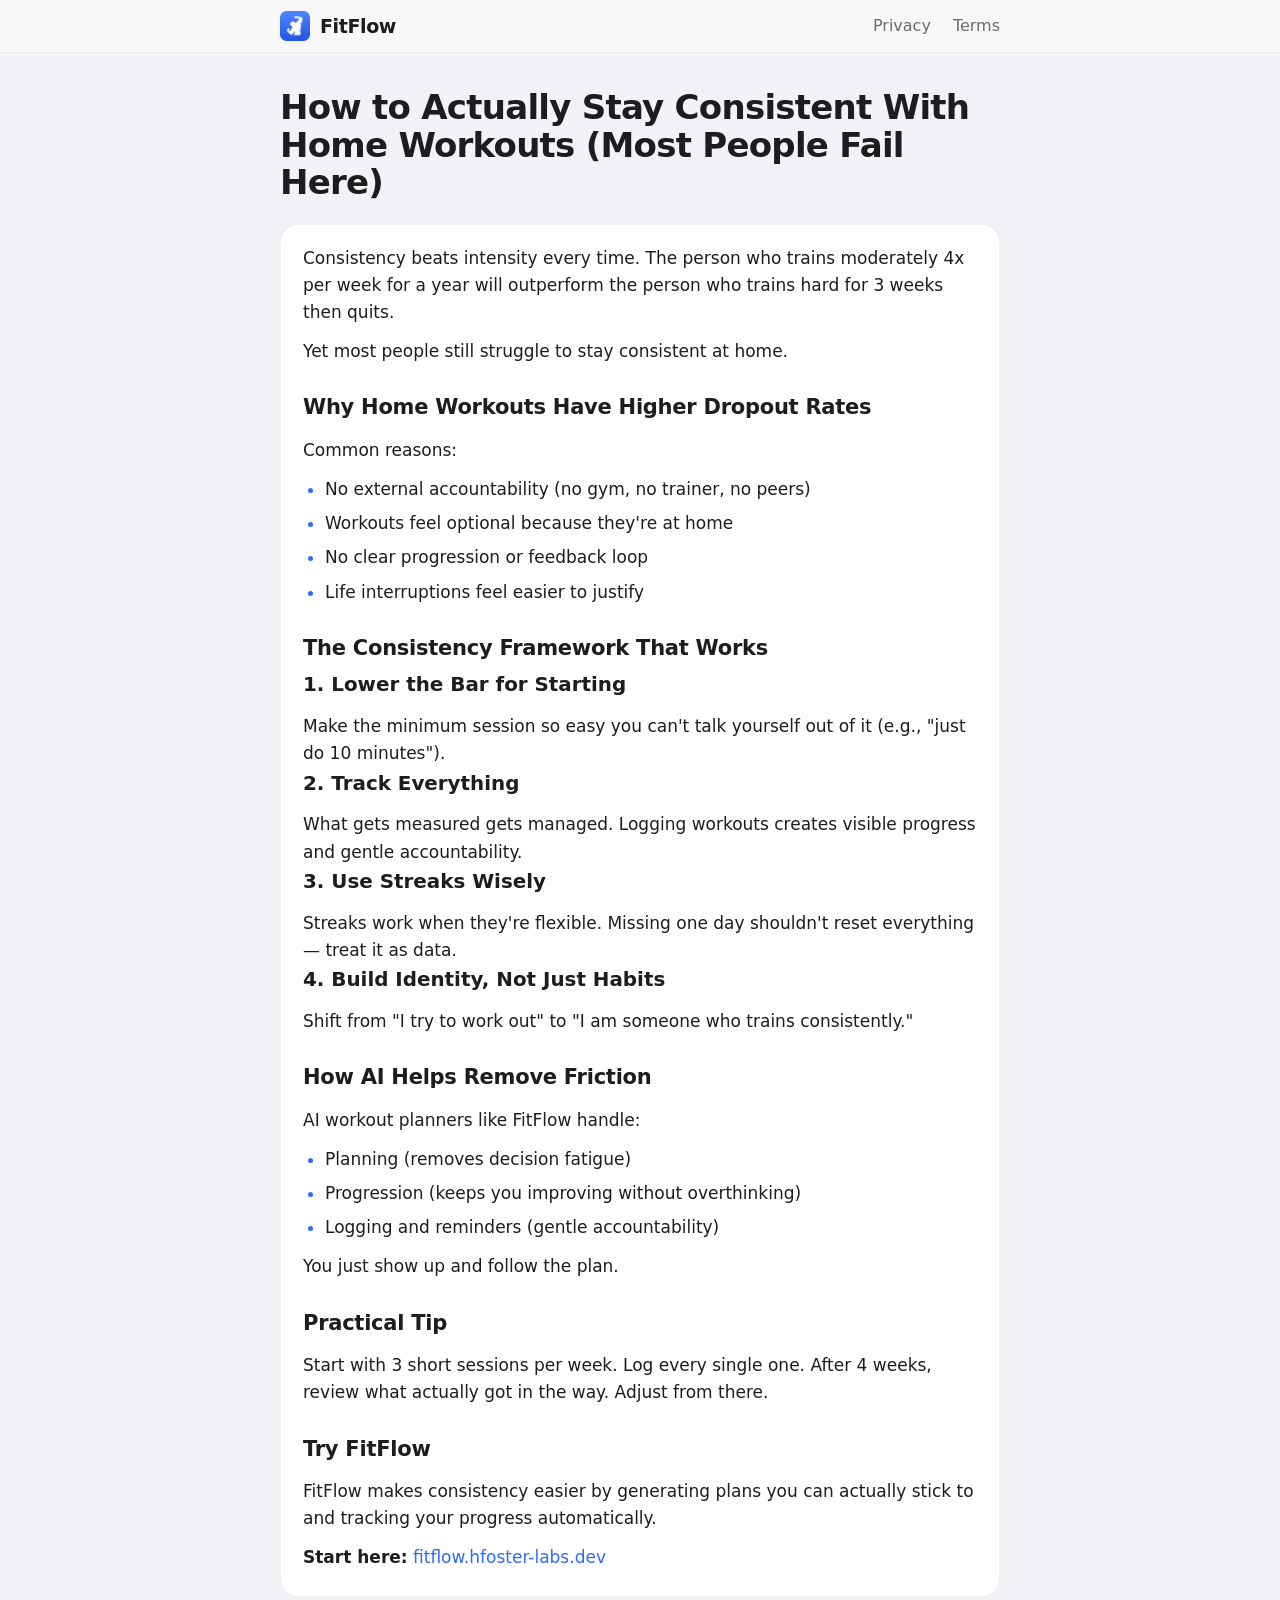
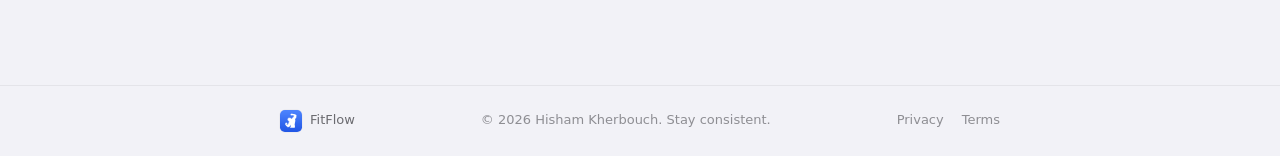
<file: how-to-actually-stay-consistent-with-home-workouts.html>
<!DOCTYPE html>
<html lang="en">
<head>
  <meta charset="UTF-8">
  <meta name="viewport" content="width=device-width, initial-scale=1.0">
  <title>How to Actually Stay Consistent With Home Workouts (Most People Fail Here) — FitFlow</title>
  <meta name="description" content="The real reason people quit home workouts and how simple tracking systems fix it. AI planners like FitFlow make consistency automatic.">
  <link rel="canonical" href="https://fitflow.hfoster-labs.dev/how-to-actually-stay-consistent-with-home-workouts" />
  <meta name="theme-color" content="#2d6bff">

  <meta property="og:title" content="How to Actually Stay Consistent With Home Workouts (Most People Fail Here)" />
  <meta property="og:description" content="The real reason people quit home workouts and how simple tracking systems fix it. AI planners like FitFlow make consistency automatic." />
  <meta property="og:type" content="article" />
  <meta property="og:url" content="https://fitflow.hfoster-labs.dev/how-to-actually-stay-consistent-with-home-workouts" />
  <meta property="og:site_name" content="FitFlow" />
  <meta property="og:image" content="https://fitflow.hfoster-labs.dev/appicon.png" />

  <link rel="icon" href="/favicon.ico?v=2" sizes="any">
  <link rel="icon" type="image/png" sizes="32x32" href="/favicon-32x32.png?v=2">
  <link rel="icon" type="image/png" sizes="16x16" href="/favicon-16x16.png?v=2">
  <link rel="apple-touch-icon" sizes="180x180" href="/apple-touch-icon.png?v=2">
  <link rel="stylesheet" href="style.css">

  <script type="application/ld+json">
  {
    "@context": "https://schema.org",
    "@type": "BlogPosting",
    "headline": "How to Actually Stay Consistent With Home Workouts (Most People Fail Here)",
    "description": "The real reason people quit home workouts and how simple tracking systems fix it. AI planners like FitFlow make consistency automatic.",
    "url": "https://fitflow.hfoster-labs.dev/how-to-actually-stay-consistent-with-home-workouts",
    "image": "https://fitflow.hfoster-labs.dev/appicon.png",
    "datePublished": "2026-06-17",
    "author": {"@type": "Organization", "name": "FitFlow"},
    "publisher": {"@type": "Organization", "name": "FitFlow"}
  }
  </script>
</head>
<body>
  <header class="site-header">
    <div class="header-inner">
      <a class="logo" href="/">
        <img class="app-icon" src="/appicon.png" alt="FitFlow" width="30" height="30">
        <span class="logo-name">FitFlow</span>
      </a>
      <nav class="nav">
        <a href="/privacypolicy">Privacy</a>
        <a href="/terms">Terms</a>
      </nav>
    </div>
  </header>

  <main class="wrap">
    <h1 class="page-title">How to Actually Stay Consistent With Home Workouts (Most People Fail Here)</h1>

    <article class="card">
      <p>Consistency beats intensity every time. The person who trains moderately 4x per week for a year will outperform the person who trains hard for 3 weeks then quits.</p>
      <p>Yet most people still struggle to stay consistent at home.</p>

      <h2>Why Home Workouts Have Higher Dropout Rates</h2>
      <p>Common reasons:</p>
      <ul>
        <li>No external accountability (no gym, no trainer, no peers)</li>
        <li>Workouts feel optional because they're at home</li>
        <li>No clear progression or feedback loop</li>
        <li>Life interruptions feel easier to justify</li>
      </ul>

      <h2>The Consistency Framework That Works</h2>
      
      <h3>1. Lower the Bar for Starting</h3>
      <p>Make the minimum session so easy you can't talk yourself out of it (e.g., "just do 10 minutes").</p>

      <h3>2. Track Everything</h3>
      <p>What gets measured gets managed. Logging workouts creates visible progress and gentle accountability.</p>

      <h3>3. Use Streaks Wisely</h3>
      <p>Streaks work when they're flexible. Missing one day shouldn't reset everything — treat it as data.</p>

      <h3>4. Build Identity, Not Just Habits</h3>
      <p>Shift from "I try to work out" to "I am someone who trains consistently."</p>

      <h2>How AI Helps Remove Friction</h2>
      <p>AI workout planners like FitFlow handle:</p>
      <ul>
        <li>Planning (removes decision fatigue)</li>
        <li>Progression (keeps you improving without overthinking)</li>
        <li>Logging and reminders (gentle accountability)</li>
      </ul>
      <p>You just show up and follow the plan.</p>

      <h2>Practical Tip</h2>
      <p>Start with 3 short sessions per week. Log every single one. After 4 weeks, review what actually got in the way. Adjust from there.</p>

      <h2>Try FitFlow</h2>
      <p>FitFlow makes consistency easier by generating plans you can actually stick to and tracking your progress automatically.</p>
      <p class="cta"><strong>Start here:</strong> <a href="/">fitflow.hfoster-labs.dev</a></p>
    </article>
  </main>

  <footer class="site-footer">
    <div class="footer-inner">
      <a class="logo-sm" href="/">
        <img class="app-icon" src="/appicon.png" alt="FitFlow" width="30" height="30">
        <span>FitFlow</span>
      </a>
      <p>© 2026 Hisham Kherbouch. Stay consistent.</p>
      <div class="footer-links">
        <a href="/privacypolicy">Privacy</a>
        <a href="/terms">Terms</a>
      </div>
    </div>
  </footer>
</body>
</html>
</file>
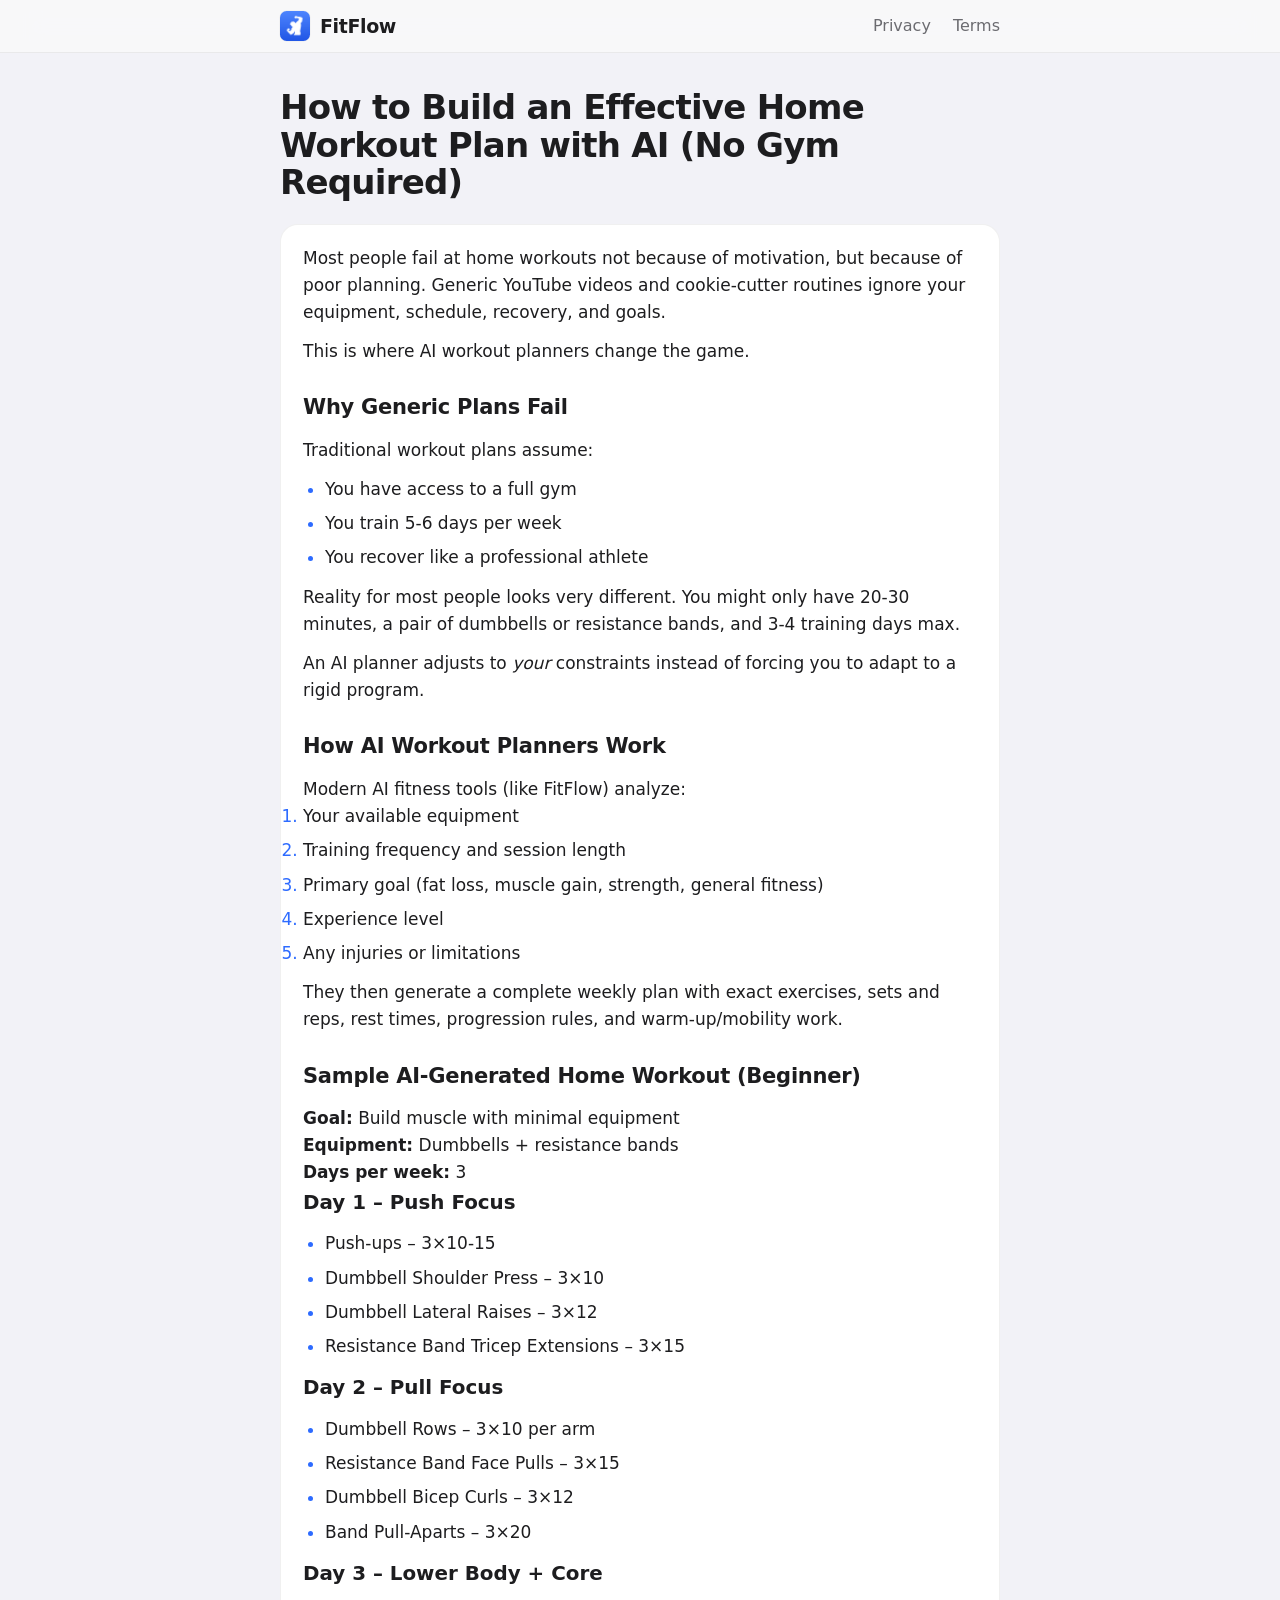
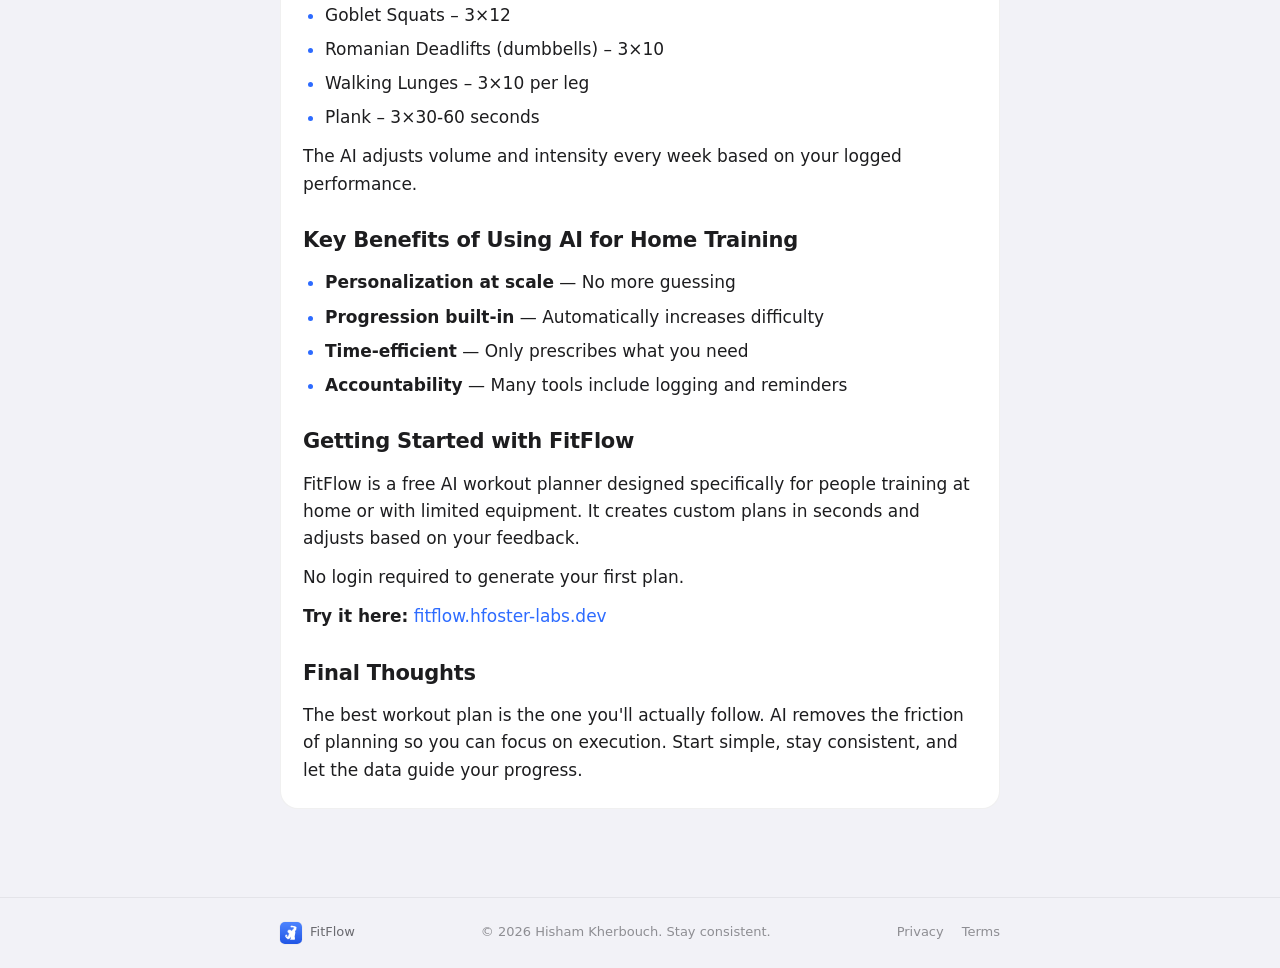
<file: how-to-build-an-effective-home-workout-plan-with-ai.html>
<!DOCTYPE html>
<html lang="en">
<head>
  <meta charset="UTF-8">
  <meta name="viewport" content="width=device-width, initial-scale=1.0">
  <title>How to Build an Effective Home Workout Plan with AI (No Gym Required) — FitFlow</title>
  <meta name="description" content="Learn how AI workout planners like FitFlow create personalized home workout routines that actually work — even with zero equipment.">
  <link rel="canonical" href="https://fitflow.hfoster-labs.dev/how-to-build-an-effective-home-workout-plan-with-ai" />
  <meta name="theme-color" content="#2d6bff">

  <!-- Open Graph -->
  <meta property="og:title" content="How to Build an Effective Home Workout Plan with AI (No Gym Required)" />
  <meta property="og:description" content="Learn how AI workout planners like FitFlow create personalized home workout routines that actually work — even with zero equipment." />
  <meta property="og:type" content="article" />
  <meta property="og:url" content="https://fitflow.hfoster-labs.dev/how-to-build-an-effective-home-workout-plan-with-ai" />
  <meta property="og:site_name" content="FitFlow" />
  <meta property="og:image" content="https://fitflow.hfoster-labs.dev/appicon.png" />

  <link rel="icon" href="/favicon.ico?v=2" sizes="any">
  <link rel="icon" type="image/png" sizes="32x32" href="/favicon-32x32.png?v=2">
  <link rel="icon" type="image/png" sizes="16x16" href="/favicon-16x16.png?v=2">
  <link rel="apple-touch-icon" sizes="180x180" href="/apple-touch-icon.png?v=2">
  <link rel="stylesheet" href="style.css">

  <!-- Structured data -->
  <script type="application/ld+json">
  {
    "@context": "https://schema.org",
    "@type": "BlogPosting",
    "headline": "How to Build an Effective Home Workout Plan with AI (No Gym Required)",
    "description": "Learn how AI workout planners like FitFlow create personalized home workout routines that actually work — even with zero equipment.",
    "url": "https://fitflow.hfoster-labs.dev/how-to-build-an-effective-home-workout-plan-with-ai",
    "image": "https://fitflow.hfoster-labs.dev/appicon.png",
    "datePublished": "2026-06-17",
    "author": {"@type": "Organization", "name": "FitFlow", "url": "https://fitflow.hfoster-labs.dev/"},
    "publisher": {"@type": "Organization", "name": "FitFlow", "url": "https://fitflow.hfoster-labs.dev/"},
    "mainEntityOfPage": "https://fitflow.hfoster-labs.dev/how-to-build-an-effective-home-workout-plan-with-ai"
  }
  </script>
</head>
<body>
  <header class="site-header">
    <div class="header-inner">
      <a class="logo" href="/">
        <img class="app-icon" src="/appicon.png" alt="FitFlow" width="30" height="30">
        <span class="logo-name">FitFlow</span>
      </a>
      <nav class="nav">
        <a href="/privacypolicy">Privacy</a>
        <a href="/terms">Terms</a>
      </nav>
    </div>
  </header>

  <main class="wrap">
    <h1 class="page-title">How to Build an Effective Home Workout Plan with AI (No Gym Required)</h1>

    <article class="card">
      <p>Most people fail at home workouts not because of motivation, but because of poor planning. Generic YouTube videos and cookie-cutter routines ignore your equipment, schedule, recovery, and goals.</p>

      <p>This is where AI workout planners change the game.</p>

      <h2>Why Generic Plans Fail</h2>
      <p>Traditional workout plans assume:</p>
      <ul>
        <li>You have access to a full gym</li>
        <li>You train 5-6 days per week</li>
        <li>You recover like a professional athlete</li>
      </ul>
      <p>Reality for most people looks very different. You might only have 20-30 minutes, a pair of dumbbells or resistance bands, and 3-4 training days max.</p>
      <p>An AI planner adjusts to <em>your</em> constraints instead of forcing you to adapt to a rigid program.</p>

      <h2>How AI Workout Planners Work</h2>
      <p>Modern AI fitness tools (like FitFlow) analyze:</p>
      <ol>
        <li>Your available equipment</li>
        <li>Training frequency and session length</li>
        <li>Primary goal (fat loss, muscle gain, strength, general fitness)</li>
        <li>Experience level</li>
        <li>Any injuries or limitations</li>
      </ol>
      <p>They then generate a complete weekly plan with exact exercises, sets and reps, rest times, progression rules, and warm-up/mobility work.</p>

      <h2>Sample AI-Generated Home Workout (Beginner)</h2>
      <p><strong>Goal:</strong> Build muscle with minimal equipment<br>
      <strong>Equipment:</strong> Dumbbells + resistance bands<br>
      <strong>Days per week:</strong> 3</p>

      <h3>Day 1 – Push Focus</h3>
      <ul>
        <li>Push-ups – 3×10-15</li>
        <li>Dumbbell Shoulder Press – 3×10</li>
        <li>Dumbbell Lateral Raises – 3×12</li>
        <li>Resistance Band Tricep Extensions – 3×15</li>
      </ul>

      <h3>Day 2 – Pull Focus</h3>
      <ul>
        <li>Dumbbell Rows – 3×10 per arm</li>
        <li>Resistance Band Face Pulls – 3×15</li>
        <li>Dumbbell Bicep Curls – 3×12</li>
        <li>Band Pull-Aparts – 3×20</li>
      </ul>

      <h3>Day 3 – Lower Body + Core</h3>
      <ul>
        <li>Goblet Squats – 3×12</li>
        <li>Romanian Deadlifts (dumbbells) – 3×10</li>
        <li>Walking Lunges – 3×10 per leg</li>
        <li>Plank – 3×30-60 seconds</li>
      </ul>

      <p>The AI adjusts volume and intensity every week based on your logged performance.</p>

      <h2>Key Benefits of Using AI for Home Training</h2>
      <ul>
        <li><strong>Personalization at scale</strong> — No more guessing</li>
        <li><strong>Progression built-in</strong> — Automatically increases difficulty</li>
        <li><strong>Time-efficient</strong> — Only prescribes what you need</li>
        <li><strong>Accountability</strong> — Many tools include logging and reminders</li>
      </ul>

      <h2>Getting Started with FitFlow</h2>
      <p>FitFlow is a free AI workout planner designed specifically for people training at home or with limited equipment. It creates custom plans in seconds and adjusts based on your feedback.</p>
      <p>No login required to generate your first plan.</p>
      <p class="cta"><strong>Try it here:</strong> <a href="/">fitflow.hfoster-labs.dev</a></p>

      <h2>Final Thoughts</h2>
      <p>The best workout plan is the one you'll actually follow. AI removes the friction of planning so you can focus on execution. Start simple, stay consistent, and let the data guide your progress.</p>
    </article>
  </main>

  <footer class="site-footer">
    <div class="footer-inner">
      <a class="logo-sm" href="/">
        <img class="app-icon" src="/appicon.png" alt="FitFlow" width="30" height="30">
        <span>FitFlow</span>
      </a>
      <p>© 2026 Hisham Kherbouch. Stay consistent.</p>
      <div class="footer-links">
        <a href="/privacypolicy">Privacy</a>
        <a href="/terms">Terms</a>
      </div>
    </div>
  </footer>
</body>
</html>
</file>
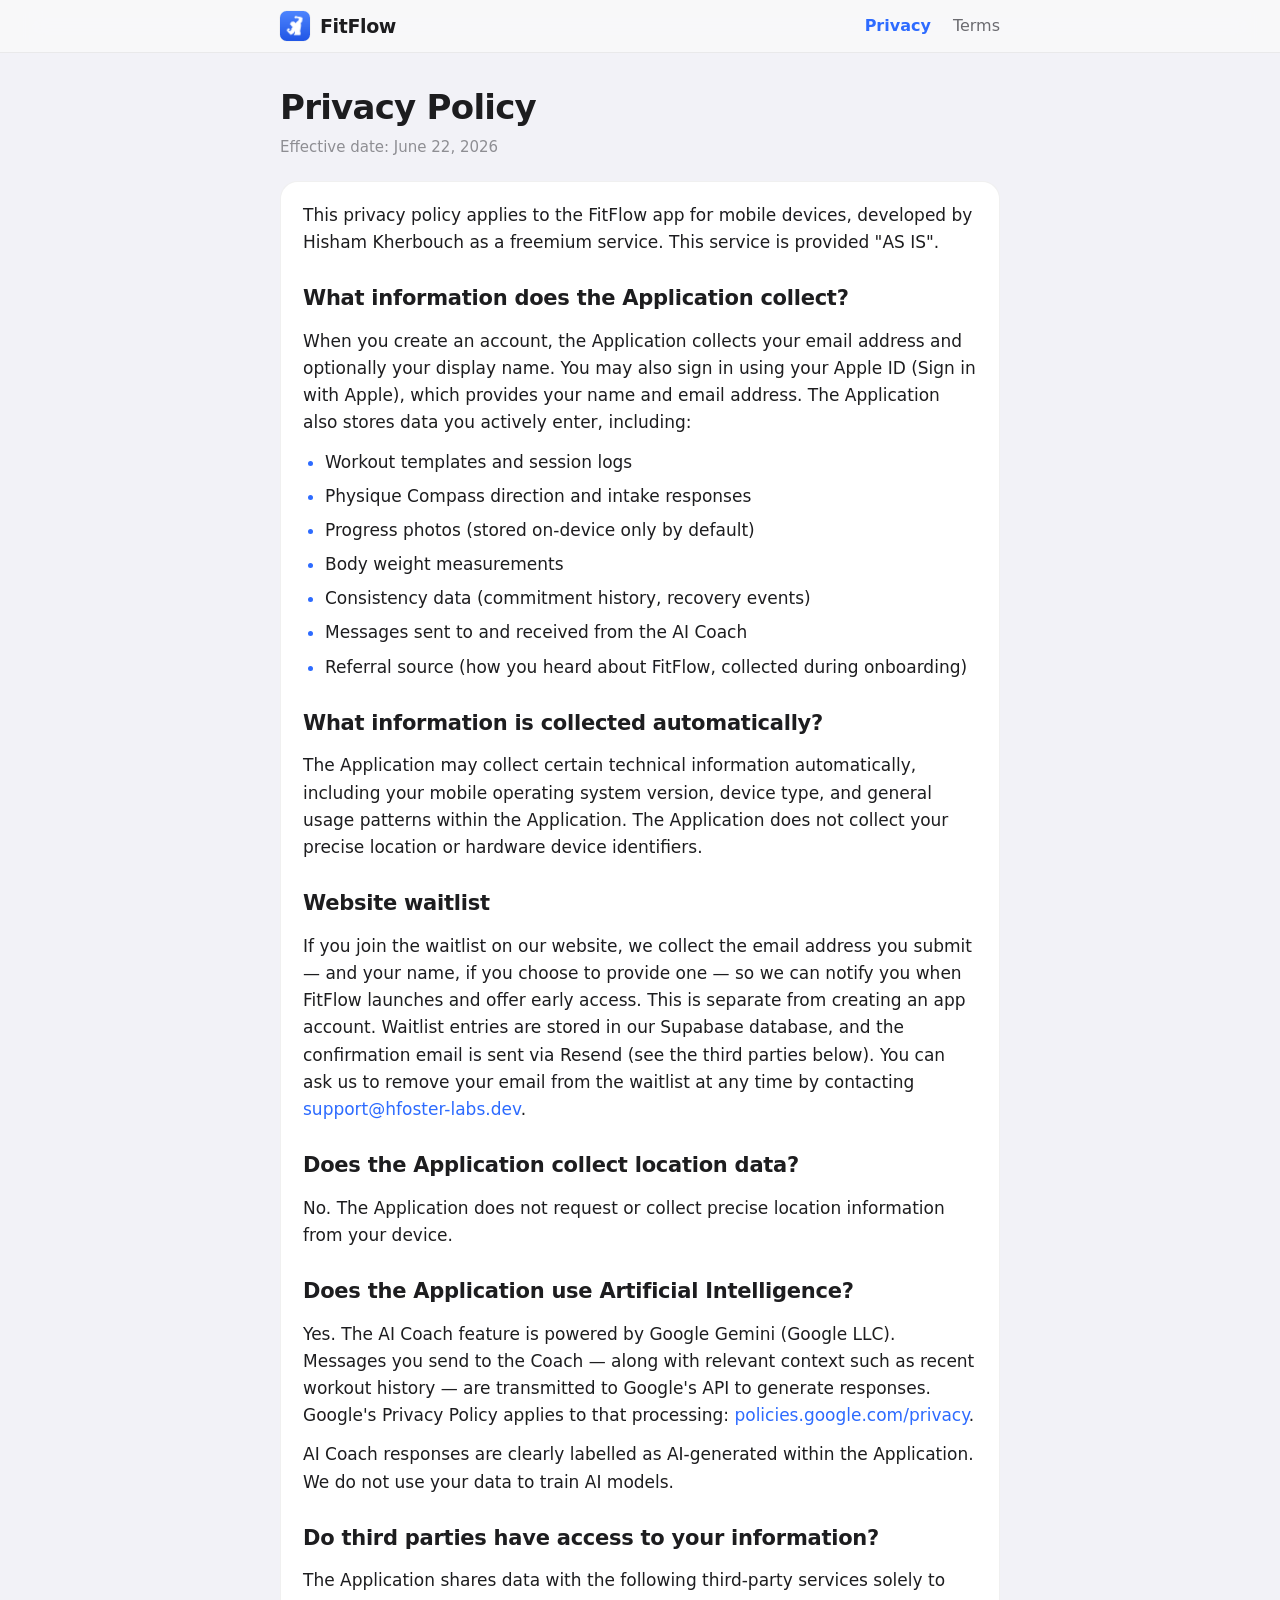
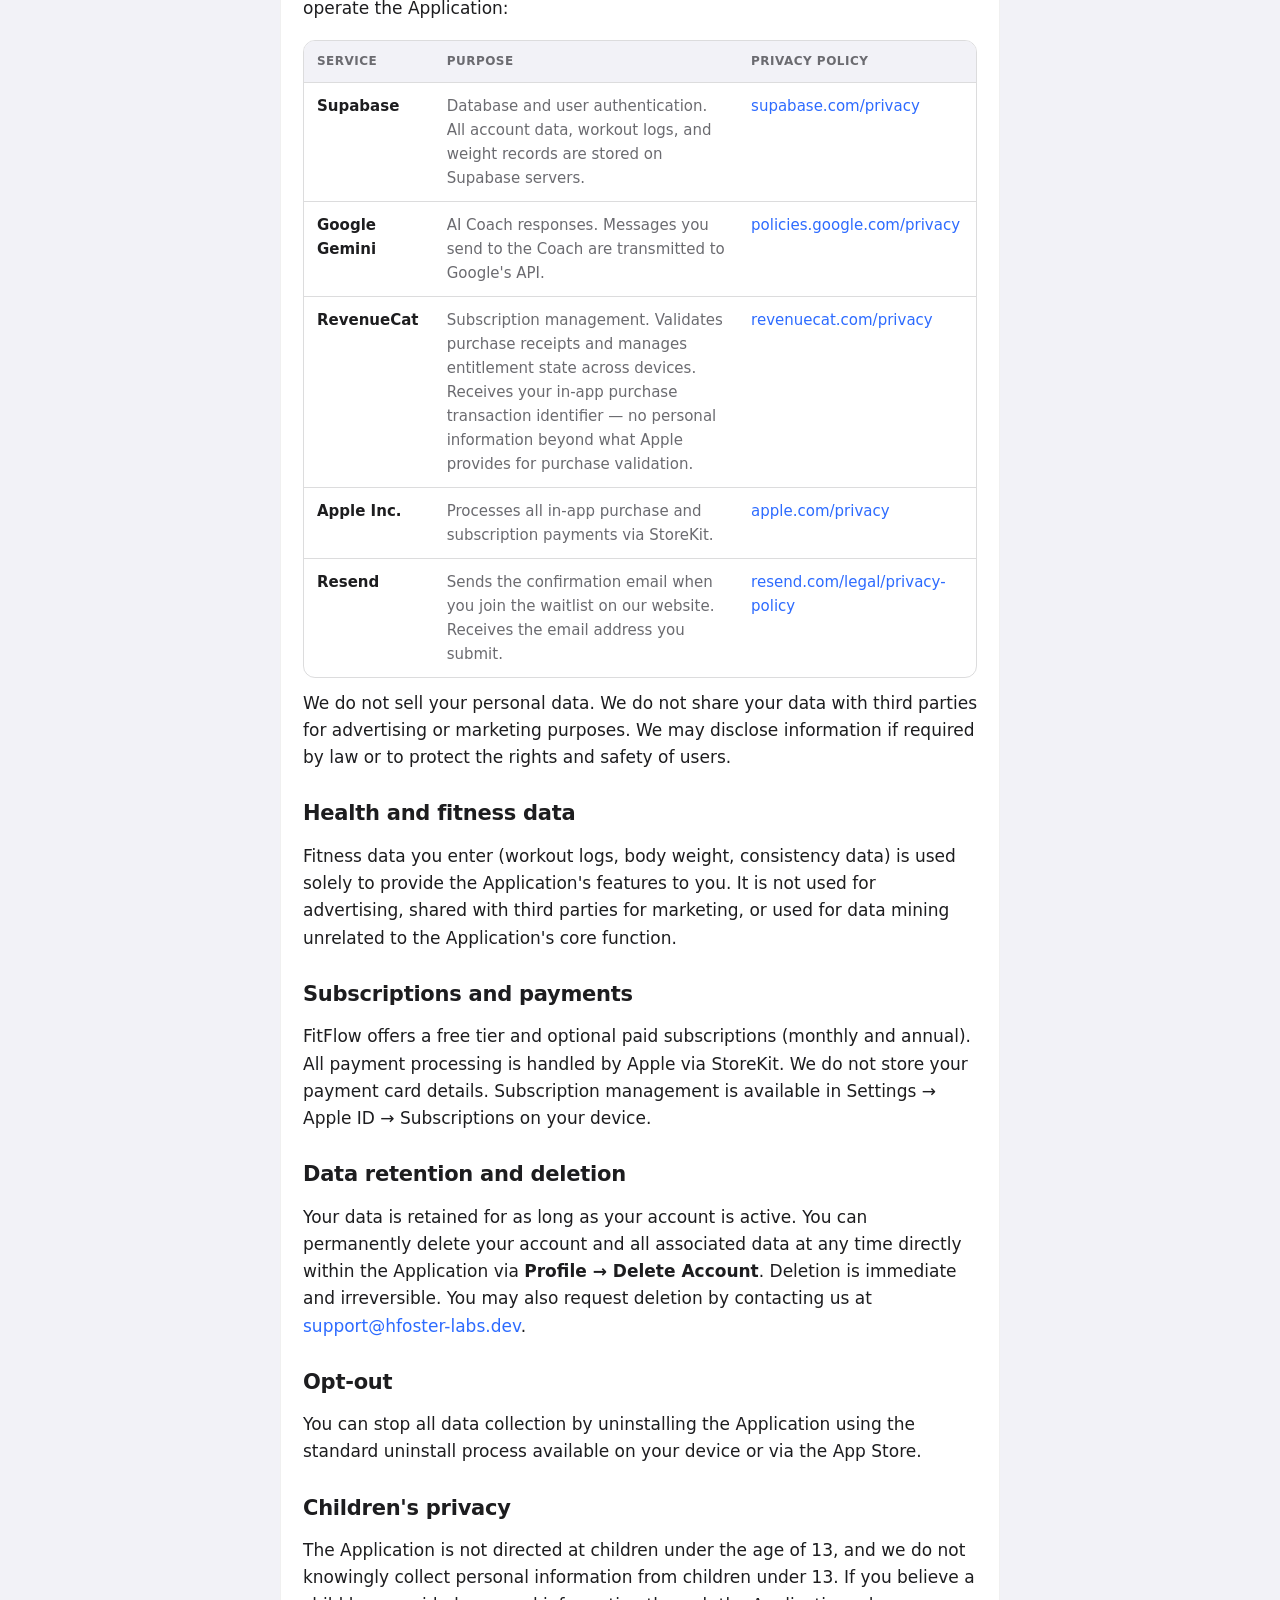
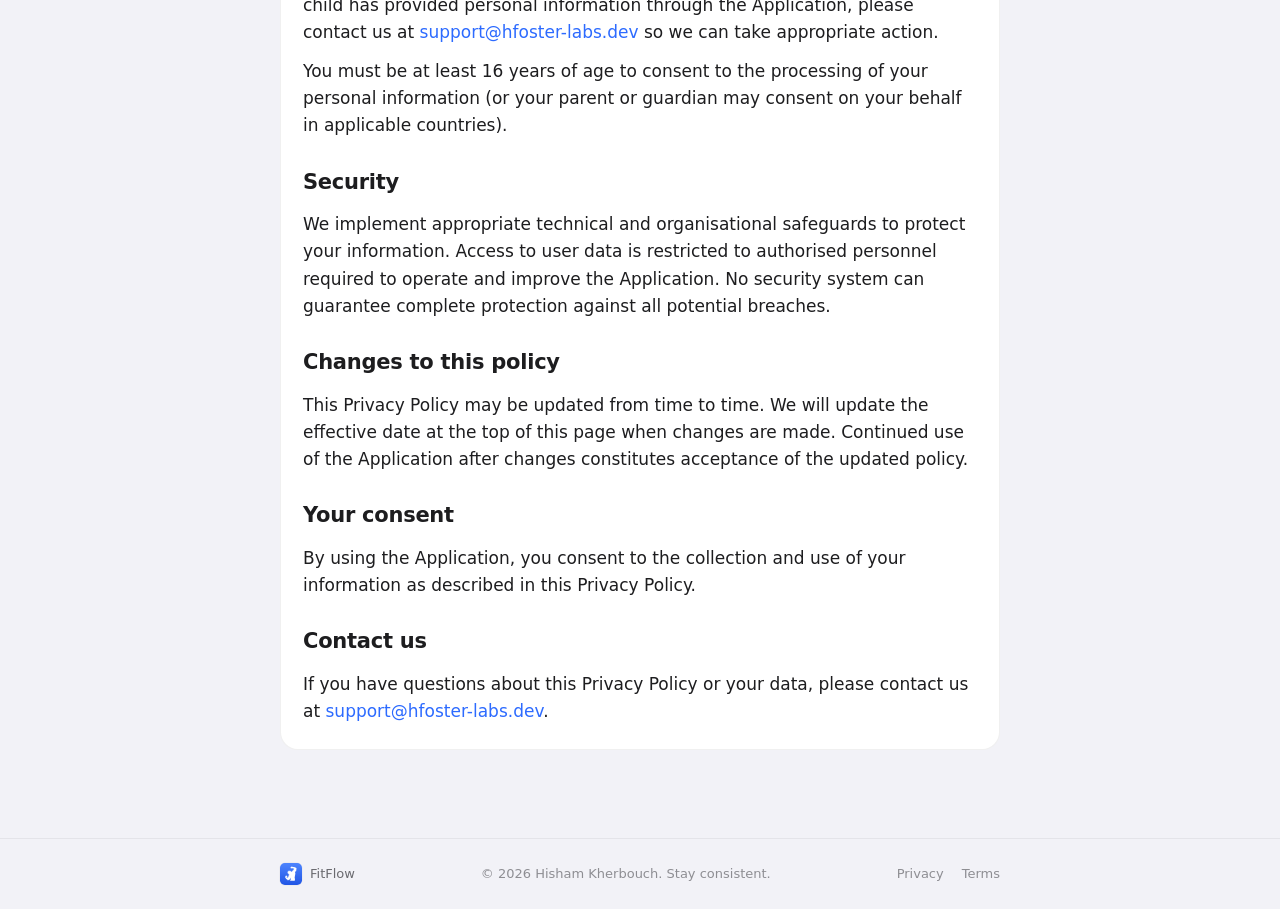
<file: privacypolicy.html>
<!DOCTYPE html>
<html lang="en">
<head>
  <meta charset="UTF-8">
  <meta name="viewport" content="width=device-width, initial-scale=1.0">
  <title>Privacy Policy — FitFlow</title>
  <meta name="description" content="Read the FitFlow privacy policy: what data the AI fitness app collects, how your workout and fitness information is used, and how to delete your account and data.">
  <link rel="canonical" href="https://fitflow.hfoster-labs.dev/privacypolicy">
  <meta property="og:type" content="website">
  <meta property="og:site_name" content="FitFlow">
  <meta property="og:title" content="Privacy Policy — FitFlow">
  <meta property="og:description" content="What data FitFlow collects, how your workout and fitness information is used, and how to delete your account and data.">
  <meta property="og:image" content="https://fitflow.hfoster-labs.dev/appicon.png">
  <meta property="og:url" content="https://fitflow.hfoster-labs.dev/privacypolicy">
  <link rel="icon" href="/favicon.ico?v=2" sizes="any">
  <link rel="icon" type="image/png" sizes="32x32" href="/favicon-32x32.png?v=2">
  <link rel="icon" type="image/png" sizes="16x16" href="/favicon-16x16.png?v=2">
  <link rel="apple-touch-icon" sizes="180x180" href="/apple-touch-icon.png?v=2">
  <link rel="stylesheet" href="style.css">
  <script type="application/ld+json">
  {"@context":"https://schema.org","@type":"WebPage","name":"FitFlow Privacy Policy","description":"What data FitFlow collects, how your workout and fitness information is used, and how to delete your account and data.","url":"https://fitflow.hfoster-labs.dev/privacypolicy"}
  </script>
</head>
<body>
  <header class="site-header">
    <div class="header-inner">
      <a class="logo" href="/">
        <img class="app-icon" src="/appicon.png" alt="FitFlow" width="30" height="30">
        <span class="logo-name">FitFlow</span>
      </a>
      <nav class="nav">
        <a href="/privacypolicy" class="active">Privacy</a>
        <a href="/terms">Terms</a>
      </nav>
    </div>
  </header>

  <main class="wrap">
    <h1 class="page-title">Privacy Policy</h1>
    <p class="effective-date">Effective date: June 22, 2026</p>

    <article class="card">
    <p>This privacy policy applies to the FitFlow app for mobile devices, developed by Hisham Kherbouch as a freemium service. This service is provided "AS IS".</p>

    <h2>What information does the Application collect?</h2>
    <p>When you create an account, the Application collects your email address and optionally your display name. You may also sign in using your Apple ID (Sign in with Apple), which provides your name and email address. The Application also stores data you actively enter, including:</p>
    <ul>
      <li>Workout templates and session logs</li>
      <li>Physique Compass direction and intake responses</li>
      <li>Progress photos (stored on-device only by default)</li>
      <li>Body weight measurements</li>
      <li>Consistency data (commitment history, recovery events)</li>
      <li>Messages sent to and received from the AI Coach</li>
      <li>Referral source (how you heard about FitFlow, collected during onboarding)</li>
    </ul>

    <h2>What information is collected automatically?</h2>
    <p>The Application may collect certain technical information automatically, including your mobile operating system version, device type, and general usage patterns within the Application. The Application does not collect your precise location or hardware device identifiers.</p>

    <h2>Website waitlist</h2>
    <p>If you join the waitlist on our website, we collect the email address you submit — and your name, if you choose to provide one — so we can notify you when FitFlow launches and offer early access. This is separate from creating an app account. Waitlist entries are stored in our Supabase database, and the confirmation email is sent via Resend (see the third parties below). You can ask us to remove your email from the waitlist at any time by contacting <a href="mailto:support@hfoster-labs.dev">support@hfoster-labs.dev</a>.</p>

    <h2>Does the Application collect location data?</h2>
    <p>No. The Application does not request or collect precise location information from your device.</p>

    <h2>Does the Application use Artificial Intelligence?</h2>
    <p>Yes. The AI Coach feature is powered by Google Gemini (Google LLC). Messages you send to the Coach — along with relevant context such as recent workout history — are transmitted to Google's API to generate responses. Google's Privacy Policy applies to that processing: <a href="https://policies.google.com/privacy" target="_blank" rel="noopener">policies.google.com/privacy</a>.</p>
    <p>AI Coach responses are clearly labelled as AI-generated within the Application. We do not use your data to train AI models.</p>

    <h2>Do third parties have access to your information?</h2>
    <p>The Application shares data with the following third-party services solely to operate the Application:</p>
    <table>
      <thead>
        <tr>
          <th>Service</th>
          <th>Purpose</th>
          <th>Privacy Policy</th>
        </tr>
      </thead>
      <tbody>
        <tr>
          <td><strong>Supabase</strong></td>
          <td>Database and user authentication. All account data, workout logs, and weight records are stored on Supabase servers.</td>
          <td><a href="https://supabase.com/privacy" target="_blank" rel="noopener">supabase.com/privacy</a></td>
        </tr>
        <tr>
          <td><strong>Google Gemini</strong></td>
          <td>AI Coach responses. Messages you send to the Coach are transmitted to Google's API.</td>
          <td><a href="https://policies.google.com/privacy" target="_blank" rel="noopener">policies.google.com/privacy</a></td>
        </tr>
        <tr>
          <td><strong>RevenueCat</strong></td>
          <td>Subscription management. Validates purchase receipts and manages entitlement state across devices. Receives your in-app purchase transaction identifier — no personal information beyond what Apple provides for purchase validation.</td>
          <td><a href="https://www.revenuecat.com/privacy" target="_blank" rel="noopener">revenuecat.com/privacy</a></td>
        </tr>
        <tr>
          <td><strong>Apple Inc.</strong></td>
          <td>Processes all in-app purchase and subscription payments via StoreKit.</td>
          <td><a href="https://www.apple.com/privacy" target="_blank" rel="noopener">apple.com/privacy</a></td>
        </tr>
        <tr>
          <td><strong>Resend</strong></td>
          <td>Sends the confirmation email when you join the waitlist on our website. Receives the email address you submit.</td>
          <td><a href="https://resend.com/legal/privacy-policy" target="_blank" rel="noopener">resend.com/legal/privacy-policy</a></td>
        </tr>
      </tbody>
    </table>
    <p>We do not sell your personal data. We do not share your data with third parties for advertising or marketing purposes. We may disclose information if required by law or to protect the rights and safety of users.</p>

    <h2>Health and fitness data</h2>
    <p>Fitness data you enter (workout logs, body weight, consistency data) is used solely to provide the Application's features to you. It is not used for advertising, shared with third parties for marketing, or used for data mining unrelated to the Application's core function.</p>

    <h2>Subscriptions and payments</h2>
    <p>FitFlow offers a free tier and optional paid subscriptions (monthly and annual). All payment processing is handled by Apple via StoreKit. We do not store your payment card details. Subscription management is available in Settings → Apple ID → Subscriptions on your device.</p>

    <h2>Data retention and deletion</h2>
    <p>Your data is retained for as long as your account is active. You can permanently delete your account and all associated data at any time directly within the Application via <strong>Profile → Delete Account</strong>. Deletion is immediate and irreversible. You may also request deletion by contacting us at <a href="mailto:support@hfoster-labs.dev">support@hfoster-labs.dev</a>.</p>

    <h2>Opt-out</h2>
    <p>You can stop all data collection by uninstalling the Application using the standard uninstall process available on your device or via the App Store.</p>

    <h2>Children's privacy</h2>
    <p>The Application is not directed at children under the age of 13, and we do not knowingly collect personal information from children under 13. If you believe a child has provided personal information through the Application, please contact us at <a href="mailto:support@hfoster-labs.dev">support@hfoster-labs.dev</a> so we can take appropriate action.</p>
    <p>You must be at least 16 years of age to consent to the processing of your personal information (or your parent or guardian may consent on your behalf in applicable countries).</p>

    <h2>Security</h2>
    <p>We implement appropriate technical and organisational safeguards to protect your information. Access to user data is restricted to authorised personnel required to operate and improve the Application. No security system can guarantee complete protection against all potential breaches.</p>

    <h2>Changes to this policy</h2>
    <p>This Privacy Policy may be updated from time to time. We will update the effective date at the top of this page when changes are made. Continued use of the Application after changes constitutes acceptance of the updated policy.</p>

    <h2>Your consent</h2>
    <p>By using the Application, you consent to the collection and use of your information as described in this Privacy Policy.</p>

    <h2>Contact us</h2>
    <p>If you have questions about this Privacy Policy or your data, please contact us at <a href="mailto:support@hfoster-labs.dev">support@hfoster-labs.dev</a>.</p>
    </article>
  </main>

  <footer class="site-footer">
    <div class="footer-inner">
      <a class="logo-sm" href="/">
        <img class="app-icon" src="/appicon.png" alt="FitFlow" width="30" height="30">
        <span>FitFlow</span>
      </a>
      <p>© 2026 Hisham Kherbouch. Stay consistent.</p>
      <div class="footer-links">
        <a href="/privacypolicy">Privacy</a>
        <a href="/terms">Terms</a>
      </div>
    </div>
  </footer>
</body>
</html>
</file>
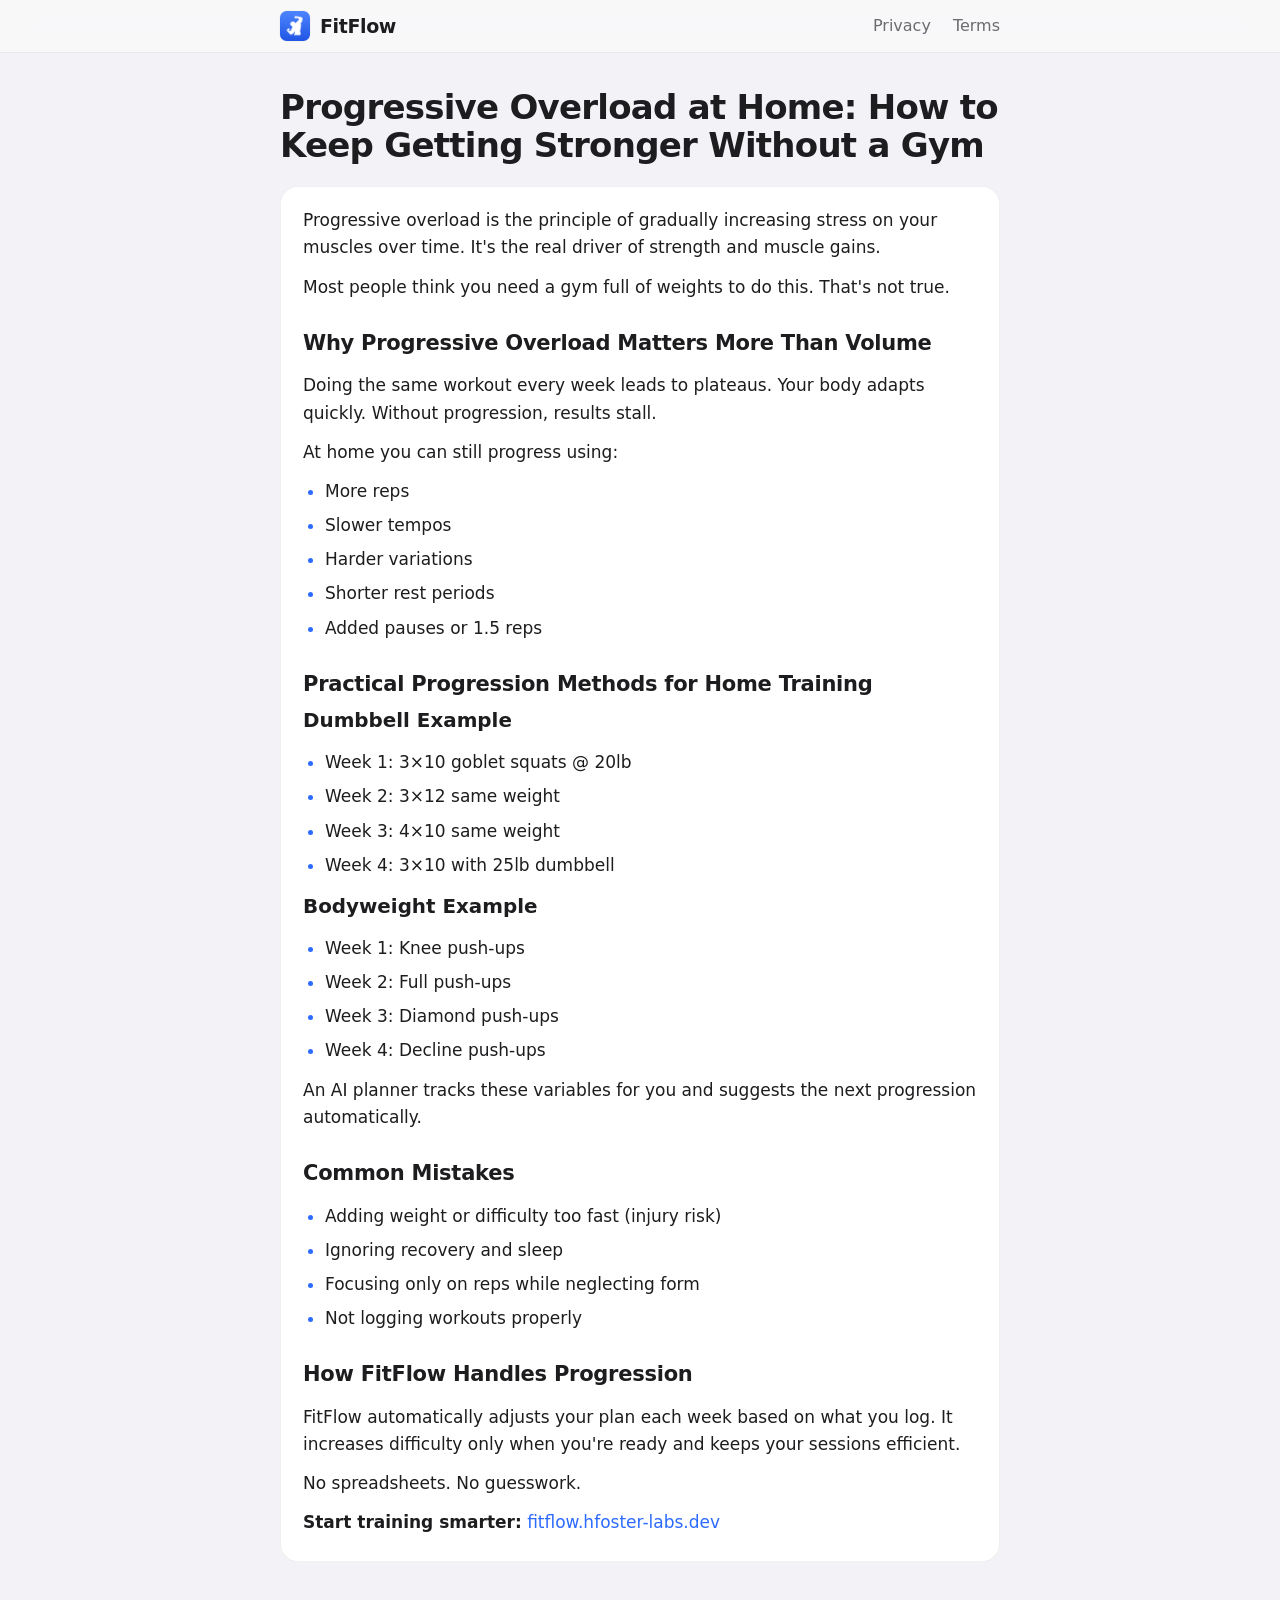
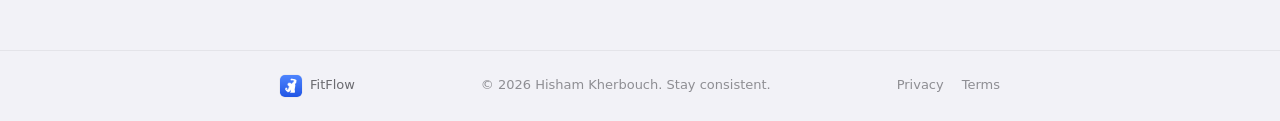
<file: progressive-overload-at-home-how-to-keep-getting-stronger-without-a-gym.html>
<!DOCTYPE html>
<html lang="en">
<head>
  <meta charset="UTF-8">
  <meta name="viewport" content="width=device-width, initial-scale=1.0">
  <title>Progressive Overload at Home: How to Keep Getting Stronger Without a Gym — FitFlow</title>
  <meta name="description" content="Learn how to apply progressive overload training at home using minimal equipment. AI planners like FitFlow make this automatic.">
  <link rel="canonical" href="https://fitflow.hfoster-labs.dev/progressive-overload-at-home-how-to-keep-getting-stronger-without-a-gym" />
  <meta name="theme-color" content="#2d6bff">

  <meta property="og:title" content="Progressive Overload at Home: How to Keep Getting Stronger Without a Gym" />
  <meta property="og:description" content="Learn how to apply progressive overload training at home using minimal equipment. AI planners like FitFlow make this automatic." />
  <meta property="og:type" content="article" />
  <meta property="og:url" content="https://fitflow.hfoster-labs.dev/progressive-overload-at-home-how-to-keep-getting-stronger-without-a-gym" />
  <meta property="og:site_name" content="FitFlow" />
  <meta property="og:image" content="https://fitflow.hfoster-labs.dev/appicon.png" />

  <link rel="icon" href="/favicon.ico?v=2" sizes="any">
  <link rel="icon" type="image/png" sizes="32x32" href="/favicon-32x32.png?v=2">
  <link rel="icon" type="image/png" sizes="16x16" href="/favicon-16x16.png?v=2">
  <link rel="apple-touch-icon" sizes="180x180" href="/apple-touch-icon.png?v=2">
  <link rel="stylesheet" href="style.css">

  <script type="application/ld+json">
  {
    "@context": "https://schema.org",
    "@type": "BlogPosting",
    "headline": "Progressive Overload at Home: How to Keep Getting Stronger Without a Gym",
    "description": "Learn how to apply progressive overload training at home using minimal equipment. AI planners like FitFlow make this automatic.",
    "url": "https://fitflow.hfoster-labs.dev/progressive-overload-at-home-how-to-keep-getting-stronger-without-a-gym",
    "image": "https://fitflow.hfoster-labs.dev/appicon.png",
    "datePublished": "2026-06-17",
    "author": {"@type": "Organization", "name": "FitFlow"},
    "publisher": {"@type": "Organization", "name": "FitFlow"}
  }
  </script>
</head>
<body>
  <header class="site-header">
    <div class="header-inner">
      <a class="logo" href="/">
        <img class="app-icon" src="/appicon.png" alt="FitFlow" width="30" height="30">
        <span class="logo-name">FitFlow</span>
      </a>
      <nav class="nav">
        <a href="/privacypolicy">Privacy</a>
        <a href="/terms">Terms</a>
      </nav>
    </div>
  </header>

  <main class="wrap">
    <h1 class="page-title">Progressive Overload at Home: How to Keep Getting Stronger Without a Gym</h1>

    <article class="card">
      <p>Progressive overload is the principle of gradually increasing stress on your muscles over time. It's the real driver of strength and muscle gains.</p>
      <p>Most people think you need a gym full of weights to do this. That's not true.</p>

      <h2>Why Progressive Overload Matters More Than Volume</h2>
      <p>Doing the same workout every week leads to plateaus. Your body adapts quickly. Without progression, results stall.</p>
      <p>At home you can still progress using:</p>
      <ul>
        <li>More reps</li>
        <li>Slower tempos</li>
        <li>Harder variations</li>
        <li>Shorter rest periods</li>
        <li>Added pauses or 1.5 reps</li>
      </ul>

      <h2>Practical Progression Methods for Home Training</h2>
      
      <h3>Dumbbell Example</h3>
      <ul>
        <li>Week 1: 3×10 goblet squats @ 20lb</li>
        <li>Week 2: 3×12 same weight</li>
        <li>Week 3: 4×10 same weight</li>
        <li>Week 4: 3×10 with 25lb dumbbell</li>
      </ul>

      <h3>Bodyweight Example</h3>
      <ul>
        <li>Week 1: Knee push-ups</li>
        <li>Week 2: Full push-ups</li>
        <li>Week 3: Diamond push-ups</li>
        <li>Week 4: Decline push-ups</li>
      </ul>

      <p>An AI planner tracks these variables for you and suggests the next progression automatically.</p>

      <h2>Common Mistakes</h2>
      <ul>
        <li>Adding weight or difficulty too fast (injury risk)</li>
        <li>Ignoring recovery and sleep</li>
        <li>Focusing only on reps while neglecting form</li>
        <li>Not logging workouts properly</li>
      </ul>

      <h2>How FitFlow Handles Progression</h2>
      <p>FitFlow automatically adjusts your plan each week based on what you log. It increases difficulty only when you're ready and keeps your sessions efficient.</p>
      <p>No spreadsheets. No guesswork.</p>
      <p class="cta"><strong>Start training smarter:</strong> <a href="/">fitflow.hfoster-labs.dev</a></p>
    </article>
  </main>

  <footer class="site-footer">
    <div class="footer-inner">
      <a class="logo-sm" href="/">
        <img class="app-icon" src="/appicon.png" alt="FitFlow" width="30" height="30">
        <span>FitFlow</span>
      </a>
      <p>© 2026 Hisham Kherbouch. Stay consistent.</p>
      <div class="footer-links">
        <a href="/privacypolicy">Privacy</a>
        <a href="/terms">Terms</a>
      </div>
    </div>
  </footer>
</body>
</html>
</file>
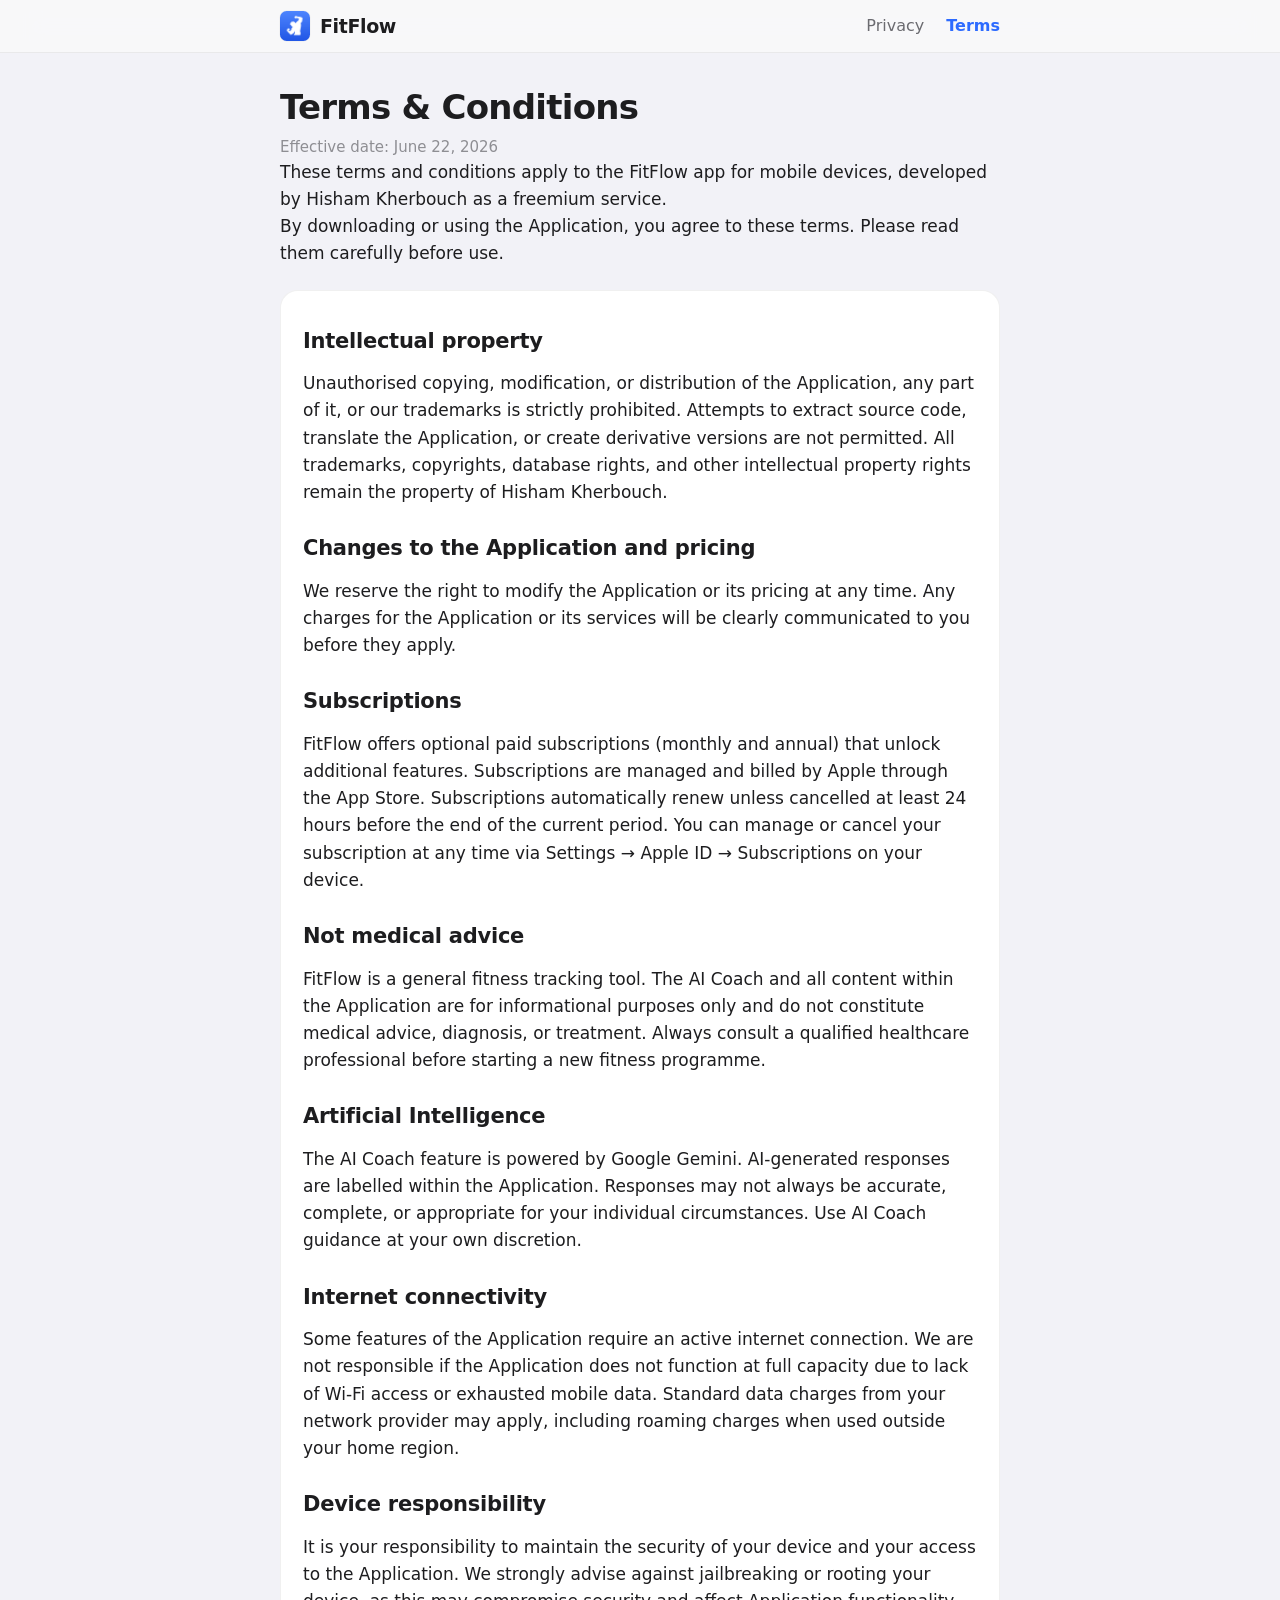
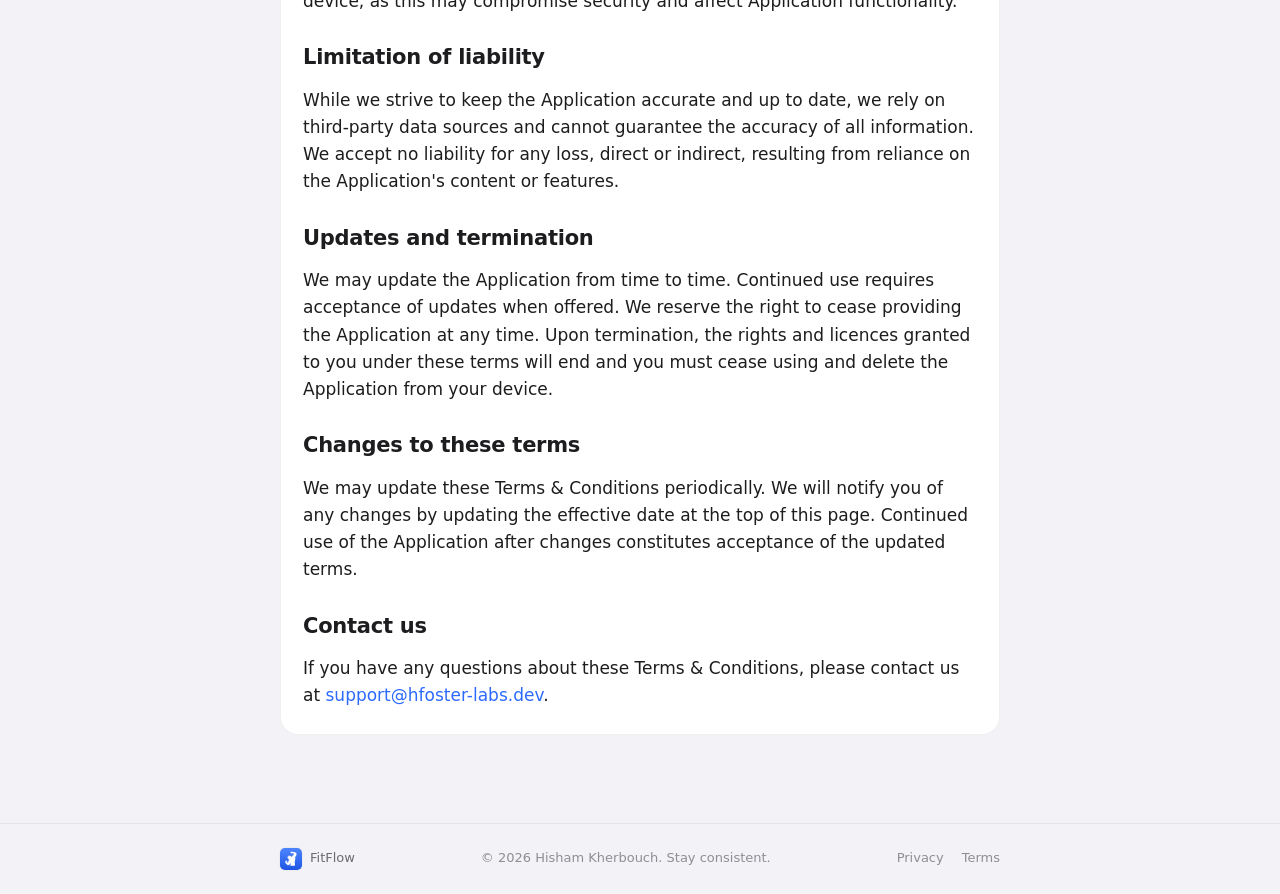
<file: terms.html>
<!DOCTYPE html>
<html lang="en">
<head>
  <meta charset="UTF-8">
  <meta name="viewport" content="width=device-width, initial-scale=1.0">
  <title>Terms &amp; Conditions — FitFlow</title>
  <meta name="description" content="Read the FitFlow terms and conditions: subscription billing and cancellation, acceptable use, health disclaimers, and your rights as a user of the app.">
  <link rel="canonical" href="https://fitflow.hfoster-labs.dev/terms">
  <meta property="og:type" content="website">
  <meta property="og:site_name" content="FitFlow">
  <meta property="og:title" content="Terms &amp; Conditions — FitFlow">
  <meta property="og:description" content="Subscription billing and cancellation, acceptable use, health and fitness disclaimers, and your rights as a FitFlow user.">
  <meta property="og:image" content="https://fitflow.hfoster-labs.dev/appicon.png">
  <meta property="og:url" content="https://fitflow.hfoster-labs.dev/terms">
  <link rel="icon" href="/favicon.ico?v=2" sizes="any">
  <link rel="icon" type="image/png" sizes="32x32" href="/favicon-32x32.png?v=2">
  <link rel="icon" type="image/png" sizes="16x16" href="/favicon-16x16.png?v=2">
  <link rel="apple-touch-icon" sizes="180x180" href="/apple-touch-icon.png?v=2">
  <link rel="stylesheet" href="style.css">
  <script type="application/ld+json">
  {"@context":"https://schema.org","@type":"WebPage","name":"FitFlow Terms and Conditions","description":"Subscription billing and cancellation, acceptable use, health disclaimers, and your rights as a FitFlow user.","url":"https://fitflow.hfoster-labs.dev/terms"}
  </script>
</head>
<body>
  <header class="site-header">
    <div class="header-inner">
      <a class="logo" href="/">
        <img class="app-icon" src="/appicon.png" alt="FitFlow" width="30" height="30">
        <span class="logo-name">FitFlow</span>
      </a>
      <nav class="nav">
        <a href="/privacypolicy">Privacy</a>
        <a href="/terms" class="active">Terms</a>
      </nav>
    </div>
  </header>

  <main class="wrap">
    <h1 class="page-title">Terms &amp; Conditions</h1>
    <p class="effective-date">Effective date: June 22, 2026</p>

    <p>These terms and conditions apply to the FitFlow app for mobile devices, developed by Hisham Kherbouch as a freemium service.</p>
    <p>By downloading or using the Application, you agree to these terms. Please read them carefully before use.</p>

    <article class="card">
    <h2>Intellectual property</h2>
    <p>Unauthorised copying, modification, or distribution of the Application, any part of it, or our trademarks is strictly prohibited. Attempts to extract source code, translate the Application, or create derivative versions are not permitted. All trademarks, copyrights, database rights, and other intellectual property rights remain the property of Hisham Kherbouch.</p>

    <h2>Changes to the Application and pricing</h2>
    <p>We reserve the right to modify the Application or its pricing at any time. Any charges for the Application or its services will be clearly communicated to you before they apply.</p>

    <h2>Subscriptions</h2>
    <p>FitFlow offers optional paid subscriptions (monthly and annual) that unlock additional features. Subscriptions are managed and billed by Apple through the App Store. Subscriptions automatically renew unless cancelled at least 24 hours before the end of the current period. You can manage or cancel your subscription at any time via Settings → Apple ID → Subscriptions on your device.</p>

    <h2>Not medical advice</h2>
    <p>FitFlow is a general fitness tracking tool. The AI Coach and all content within the Application are for informational purposes only and do not constitute medical advice, diagnosis, or treatment. Always consult a qualified healthcare professional before starting a new fitness programme.</p>

    <h2>Artificial Intelligence</h2>
    <p>The AI Coach feature is powered by Google Gemini. AI-generated responses are labelled within the Application. Responses may not always be accurate, complete, or appropriate for your individual circumstances. Use AI Coach guidance at your own discretion.</p>

    <h2>Internet connectivity</h2>
    <p>Some features of the Application require an active internet connection. We are not responsible if the Application does not function at full capacity due to lack of Wi-Fi access or exhausted mobile data. Standard data charges from your network provider may apply, including roaming charges when used outside your home region.</p>

    <h2>Device responsibility</h2>
    <p>It is your responsibility to maintain the security of your device and your access to the Application. We strongly advise against jailbreaking or rooting your device, as this may compromise security and affect Application functionality.</p>

    <h2>Limitation of liability</h2>
    <p>While we strive to keep the Application accurate and up to date, we rely on third-party data sources and cannot guarantee the accuracy of all information. We accept no liability for any loss, direct or indirect, resulting from reliance on the Application's content or features.</p>

    <h2>Updates and termination</h2>
    <p>We may update the Application from time to time. Continued use requires acceptance of updates when offered. We reserve the right to cease providing the Application at any time. Upon termination, the rights and licences granted to you under these terms will end and you must cease using and delete the Application from your device.</p>

    <h2>Changes to these terms</h2>
    <p>We may update these Terms &amp; Conditions periodically. We will notify you of any changes by updating the effective date at the top of this page. Continued use of the Application after changes constitutes acceptance of the updated terms.</p>

    <h2>Contact us</h2>
    <p>If you have any questions about these Terms &amp; Conditions, please contact us at <a href="mailto:support@hfoster-labs.dev">support@hfoster-labs.dev</a>.</p>
    </article>
  </main>

  <footer class="site-footer">
    <div class="footer-inner">
      <a class="logo-sm" href="/">
        <img class="app-icon" src="/appicon.png" alt="FitFlow" width="30" height="30">
        <span>FitFlow</span>
      </a>
      <p>© 2026 Hisham Kherbouch. Stay consistent.</p>
      <div class="footer-links">
        <a href="/privacypolicy">Privacy</a>
        <a href="/terms">Terms</a>
      </div>
    </div>
  </footer>
</body>
</html>
</file>
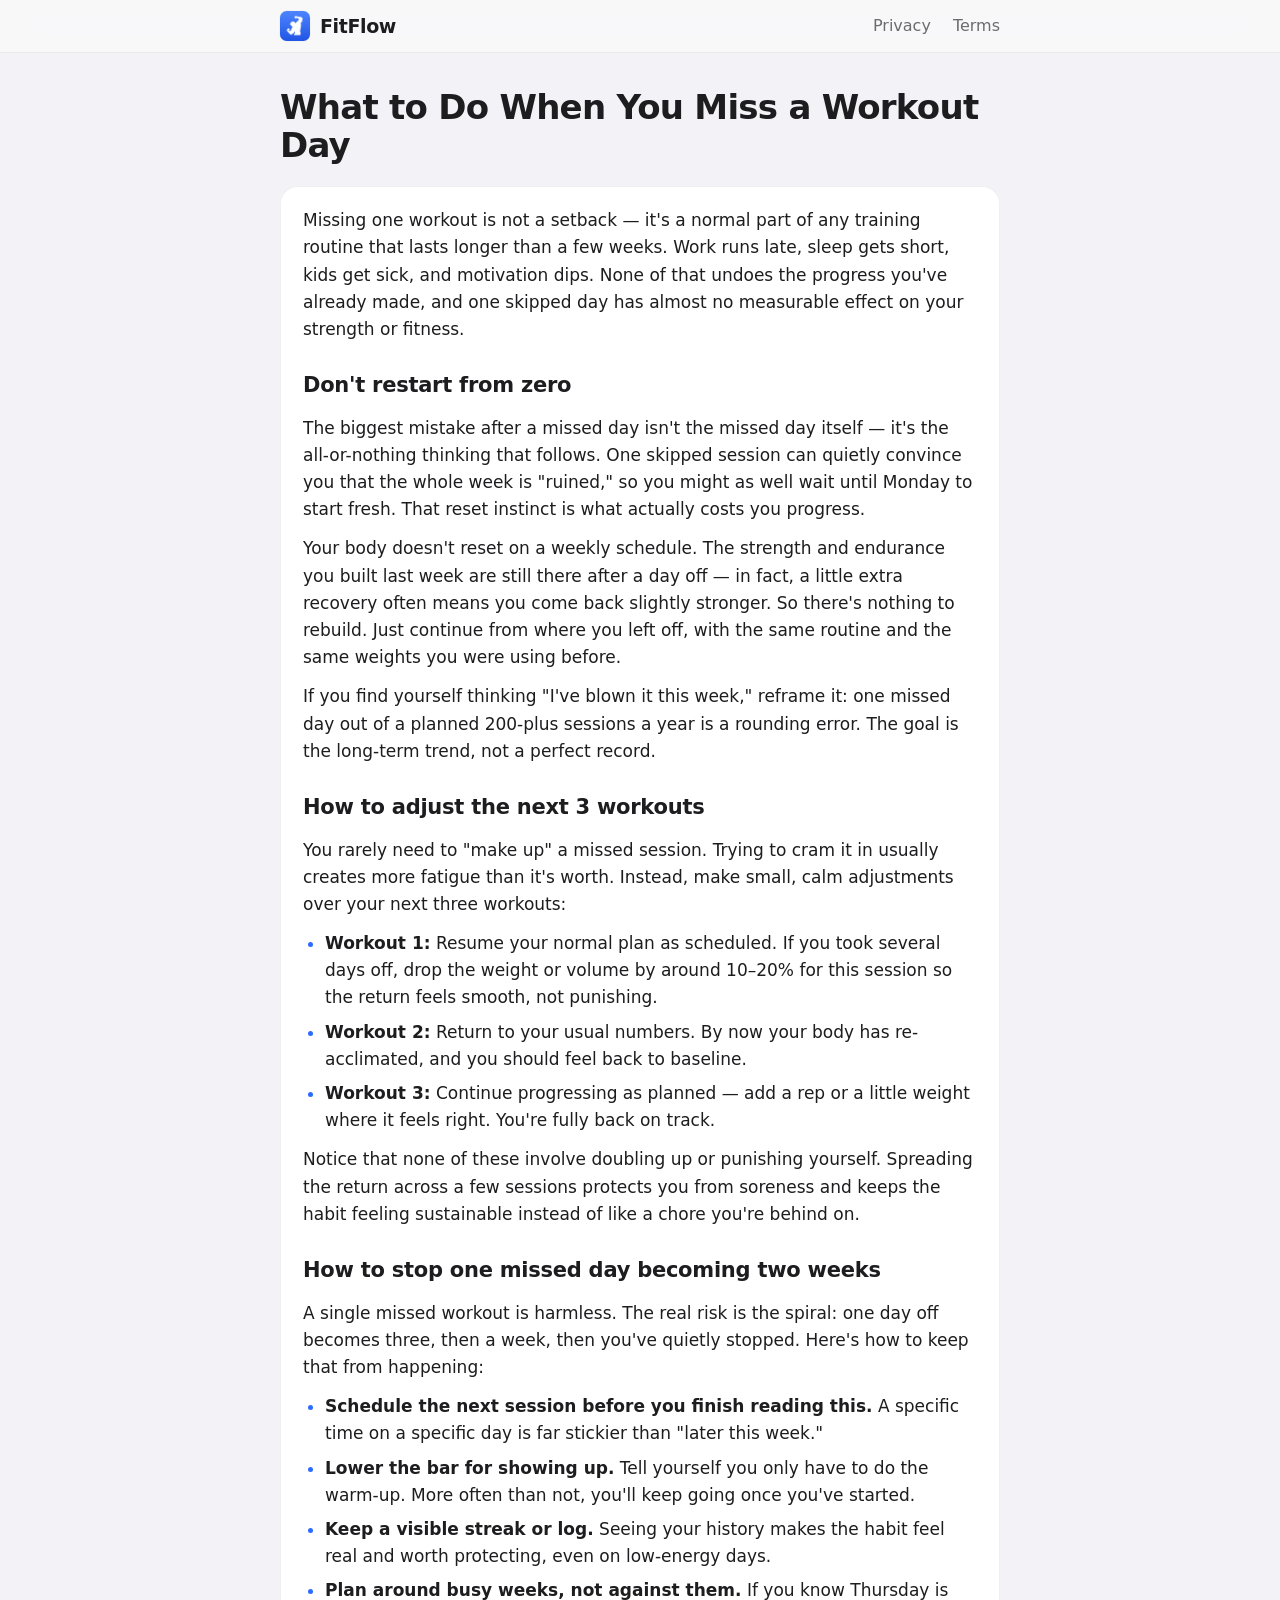
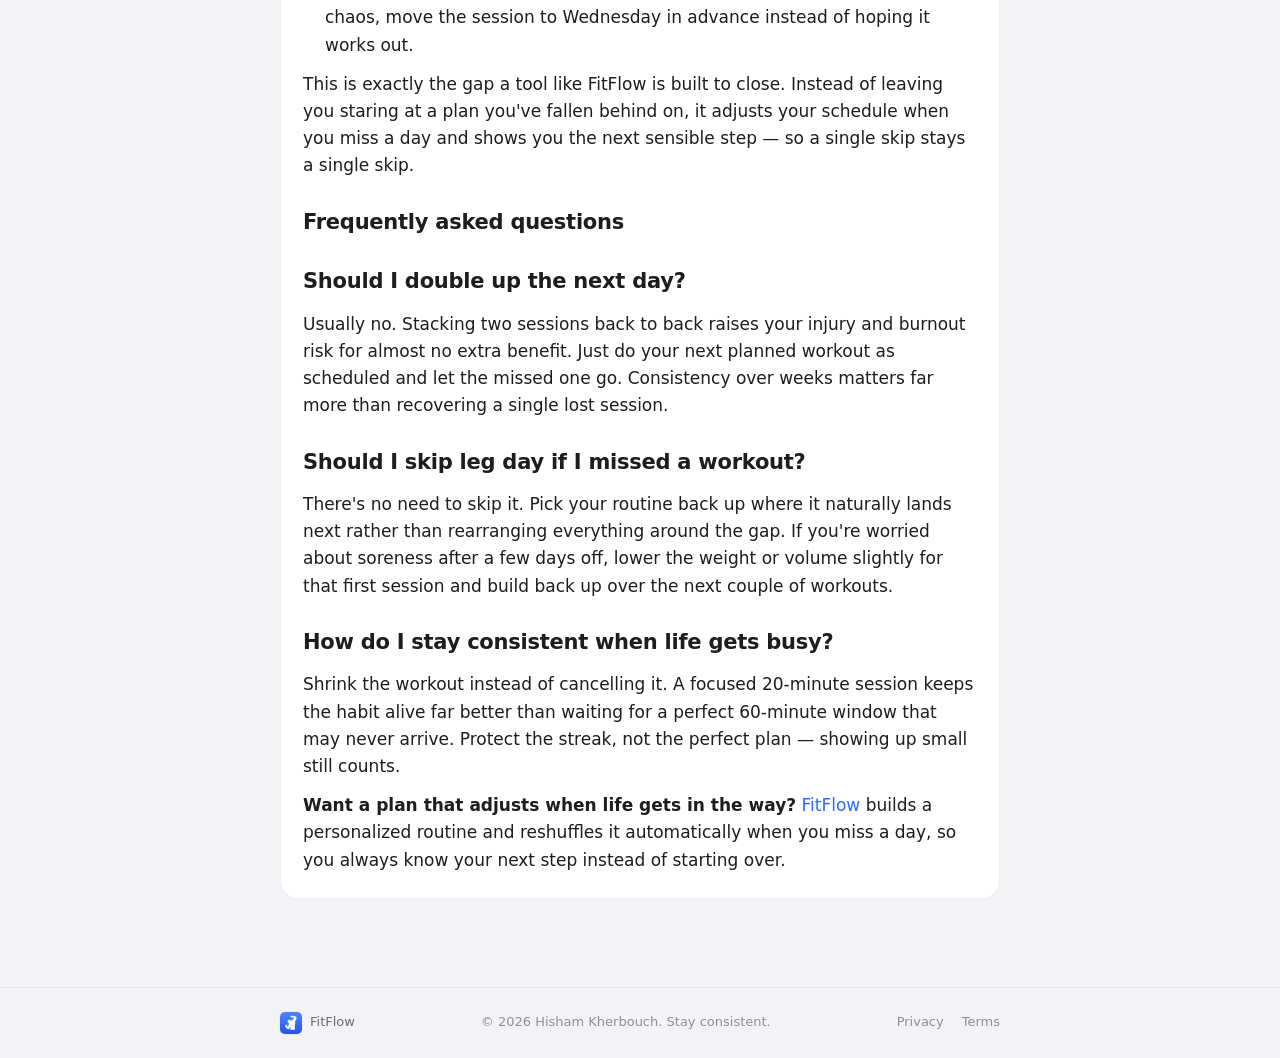
<file: what-to-do-when-you-miss-a-workout.html>
<!DOCTYPE html>
<html lang="en">
<head>
  <meta charset="UTF-8">
  <meta name="viewport" content="width=device-width, initial-scale=1.0">
  <title>What to Do When You Miss a Workout Day — FitFlow</title>
  <meta name="description" content="Missed a workout? Don't double up or restart from zero. Here's exactly how to adjust your next three sessions and stop one skipped day from becoming two weeks off.">
  <link rel="canonical" href="https://fitflow.hfoster-labs.dev/what-to-do-when-you-miss-a-workout" />
  <meta name="theme-color" content="#2d6bff">

  <!-- Open Graph -->
  <meta property="og:title" content="What to Do When You Miss a Workout Day" />
  <meta property="og:description" content="Don't double up or restart from zero. How to adjust your next three sessions and stop one skipped day from becoming two weeks off." />
  <meta property="og:type" content="article" />
  <meta property="og:url" content="https://fitflow.hfoster-labs.dev/what-to-do-when-you-miss-a-workout" />
  <meta property="og:site_name" content="FitFlow" />
  <meta property="og:image" content="https://fitflow.hfoster-labs.dev/appicon.png" />

  <link rel="icon" href="/favicon.ico?v=2" sizes="any">
  <link rel="icon" type="image/png" sizes="32x32" href="/favicon-32x32.png?v=2">
  <link rel="icon" type="image/png" sizes="16x16" href="/favicon-16x16.png?v=2">
  <link rel="apple-touch-icon" sizes="180x180" href="/apple-touch-icon.png?v=2">
  <link rel="stylesheet" href="style.css">

  <!-- Structured data -->
  <script type="application/ld+json">
  {
    "@context": "https://schema.org",
    "@type": "BlogPosting",
    "headline": "What to Do When You Miss a Workout Day",
    "description": "Don't double up or restart from zero. How to adjust your next three sessions and stop one skipped day from becoming two weeks off.",
    "url": "https://fitflow.hfoster-labs.dev/what-to-do-when-you-miss-a-workout",
    "image": "https://fitflow.hfoster-labs.dev/appicon.png",
    "datePublished": "2026-06-11",
    "author": {"@type": "Organization", "name": "FitFlow", "url": "https://fitflow.hfoster-labs.dev/"},
    "publisher": {"@type": "Organization", "name": "FitFlow", "url": "https://fitflow.hfoster-labs.dev/"},
    "mainEntityOfPage": "https://fitflow.hfoster-labs.dev/what-to-do-when-you-miss-a-workout"
  }
  </script>
  <script type="application/ld+json">
  {
    "@context": "https://schema.org",
    "@type": "FAQPage",
    "mainEntity": [
      {
        "@type": "Question",
        "name": "Should I double up the next day?",
        "acceptedAnswer": {
          "@type": "Answer",
          "text": "Usually no. Stacking two sessions back to back raises your injury and burnout risk for almost no extra benefit. Just do your next planned workout as scheduled and let the missed one go."
        }
      },
      {
        "@type": "Question",
        "name": "Should I skip leg day if I missed a workout?",
        "acceptedAnswer": {
          "@type": "Answer",
          "text": "No need to skip it. Pick up your routine where it naturally lands next. If you're worried about soreness after time off, lower the weight or volume slightly for the first session and build back up."
        }
      },
      {
        "@type": "Question",
        "name": "How do I stay consistent when life gets busy?",
        "acceptedAnswer": {
          "@type": "Answer",
          "text": "Shrink the workout instead of cancelling it. A focused 20-minute session keeps the habit alive far better than waiting for a perfect 60-minute slot that may never come. Consistency beats intensity over months."
        }
      }
    ]
  }
  </script>
</head>
<body>
  <header class="site-header">
    <div class="header-inner">
      <a class="logo" href="/">
        <img class="app-icon" src="/appicon.png" alt="FitFlow" width="30" height="30">
        <span class="logo-name">FitFlow</span>
      </a>
      <nav class="nav">
        <a href="/privacypolicy">Privacy</a>
        <a href="/terms">Terms</a>
      </nav>
    </div>
  </header>

  <main class="wrap">
    <h1 class="page-title">What to Do When You Miss a Workout Day</h1>

    <article class="card">
    <p>Missing one workout is not a setback &mdash; it's a normal part of any training routine that lasts longer than a few weeks. Work runs late, sleep gets short, kids get sick, and motivation dips. None of that undoes the progress you've already made, and one skipped day has almost no measurable effect on your strength or fitness.</p>

    <h2>Don't restart from zero</h2>
    <p>The biggest mistake after a missed day isn't the missed day itself &mdash; it's the all-or-nothing thinking that follows. One skipped session can quietly convince you that the whole week is "ruined," so you might as well wait until Monday to start fresh. That reset instinct is what actually costs you progress.</p>
    <p>Your body doesn't reset on a weekly schedule. The strength and endurance you built last week are still there after a day off &mdash; in fact, a little extra recovery often means you come back slightly stronger. So there's nothing to rebuild. Just continue from where you left off, with the same routine and the same weights you were using before.</p>
    <p>If you find yourself thinking "I've blown it this week," reframe it: one missed day out of a planned 200-plus sessions a year is a rounding error. The goal is the long-term trend, not a perfect record.</p>

    <h2>How to adjust the next 3 workouts</h2>
    <p>You rarely need to "make up" a missed session. Trying to cram it in usually creates more fatigue than it's worth. Instead, make small, calm adjustments over your next three workouts:</p>
    <ul>
      <li><strong>Workout 1:</strong> Resume your normal plan as scheduled. If you took several days off, drop the weight or volume by around 10&ndash;20% for this session so the return feels smooth, not punishing.</li>
      <li><strong>Workout 2:</strong> Return to your usual numbers. By now your body has re-acclimated, and you should feel back to baseline.</li>
      <li><strong>Workout 3:</strong> Continue progressing as planned &mdash; add a rep or a little weight where it feels right. You're fully back on track.</li>
    </ul>
    <p>Notice that none of these involve doubling up or punishing yourself. Spreading the return across a few sessions protects you from soreness and keeps the habit feeling sustainable instead of like a chore you're behind on.</p>

    <h2>How to stop one missed day becoming two weeks</h2>
    <p>A single missed workout is harmless. The real risk is the spiral: one day off becomes three, then a week, then you've quietly stopped. Here's how to keep that from happening:</p>
    <ul>
      <li><strong>Schedule the next session before you finish reading this.</strong> A specific time on a specific day is far stickier than "later this week."</li>
      <li><strong>Lower the bar for showing up.</strong> Tell yourself you only have to do the warm-up. More often than not, you'll keep going once you've started.</li>
      <li><strong>Keep a visible streak or log.</strong> Seeing your history makes the habit feel real and worth protecting, even on low-energy days.</li>
      <li><strong>Plan around busy weeks, not against them.</strong> If you know Thursday is chaos, move the session to Wednesday in advance instead of hoping it works out.</li>
    </ul>
    <p>This is exactly the gap a tool like FitFlow is built to close. Instead of leaving you staring at a plan you've fallen behind on, it adjusts your schedule when you miss a day and shows you the next sensible step &mdash; so a single skip stays a single skip.</p>

    <h2>Frequently asked questions</h2>

    <h2>Should I double up the next day?</h2>
    <p>Usually no. Stacking two sessions back to back raises your injury and burnout risk for almost no extra benefit. Just do your next planned workout as scheduled and let the missed one go. Consistency over weeks matters far more than recovering a single lost session.</p>

    <h2>Should I skip leg day if I missed a workout?</h2>
    <p>There's no need to skip it. Pick your routine back up where it naturally lands next rather than rearranging everything around the gap. If you're worried about soreness after a few days off, lower the weight or volume slightly for that first session and build back up over the next couple of workouts.</p>

    <h2>How do I stay consistent when life gets busy?</h2>
    <p>Shrink the workout instead of cancelling it. A focused 20-minute session keeps the habit alive far better than waiting for a perfect 60-minute window that may never arrive. Protect the streak, not the perfect plan &mdash; showing up small still counts.</p>

    <p class="cta"><strong>Want a plan that adjusts when life gets in the way?</strong> <a href="/">FitFlow</a> builds a personalized routine and reshuffles it automatically when you miss a day, so you always know your next step instead of starting over.</p>
    </article>
  </main>

  <footer class="site-footer">
    <div class="footer-inner">
      <a class="logo-sm" href="/">
        <img class="app-icon" src="/appicon.png" alt="FitFlow" width="30" height="30">
        <span>FitFlow</span>
      </a>
      <p>© 2026 Hisham Kherbouch. Stay consistent.</p>
      <div class="footer-links">
        <a href="/privacypolicy">Privacy</a>
        <a href="/terms">Terms</a>
      </div>
    </div>
  </footer>
</body>
</html>
</file>
<file: style.css>
*, *::before, *::after { box-sizing: border-box; margin: 0; padding: 0; }

:root {
  /* App palette — iOS system colors (light) */
  --bg: #f2f2f7;           /* systemGroupedBackground */
  --card: #ffffff;          /* secondarySystemGroupedBackground */
  --text: #1d1d1f;          /* label */
  --muted: #6b6b70;         /* secondaryLabel */
  --faint: #8e8e93;         /* tertiaryLabel */
  --separator: rgba(60, 60, 67, 0.18);
  --hairline: rgba(0, 0, 0, 0.06);
  --accent: #2d6bff;        /* AppColors.accent — brand blue */
  --accent-press: #2457cc;
  --header-bg: rgba(249, 249, 249, 0.82);
  --max: 760px;
}

@media (prefers-color-scheme: dark) {
  :root {
    --bg: #000000;          /* systemGroupedBackground (dark) */
    --card: #1c1c1e;        /* secondarySystemGroupedBackground (dark) */
    --text: #f5f5f7;
    --muted: #a1a1a6;
    --faint: #8e8e93;
    --separator: rgba(84, 84, 88, 0.6);
    --hairline: rgba(255, 255, 255, 0.08);
    --header-bg: rgba(28, 28, 30, 0.78);
  }
}

html { scroll-behavior: smooth; }

body {
  font-family: -apple-system, BlinkMacSystemFont, "SF Pro Text", "SF Pro",
    system-ui, "Segoe UI", Roboto, sans-serif;
  background: var(--bg);
  color: var(--text);
  line-height: 1.6;
  font-size: 17px;          /* iOS body */
  -webkit-font-smoothing: antialiased;
  text-rendering: optimizeLegibility;
}

::selection { background: rgba(45, 107, 255, 0.25); }

a { color: var(--accent); text-decoration: none; }
a:hover { text-decoration: underline; }
strong { color: var(--text); font-weight: 600; }

/* ---- Header ---- */
.site-header {
  position: sticky;
  top: 0;
  z-index: 50;
  background: var(--header-bg);
  backdrop-filter: saturate(180%) blur(20px);
  -webkit-backdrop-filter: saturate(180%) blur(20px);
  border-bottom: 1px solid var(--hairline);
}

.header-inner {
  max-width: var(--max);
  margin: 0 auto;
  display: flex;
  align-items: center;
  justify-content: space-between;
  padding: 11px 20px;
}

.logo { display: flex; align-items: center; gap: 10px; color: var(--text); }
.logo:hover { text-decoration: none; }

.app-icon {
  width: 30px;
  height: 30px;
  border-radius: 22%;       /* iOS superellipse-ish */
  box-shadow: 0 0 0 0.5px var(--hairline);
}

.logo-name { font-size: 19px; font-weight: 600; letter-spacing: -0.02em; }

.nav { display: flex; gap: 22px; font-size: 16px; font-weight: 400; }
.nav a { color: var(--accent); }
.nav a:not(.active) { color: var(--muted); }
.nav a:hover { text-decoration: none; opacity: 0.7; }
.nav a.active { color: var(--accent); font-weight: 600; }

/* ---- Page ---- */
.wrap {
  max-width: var(--max);
  margin: 0 auto;
  padding: 36px 20px 48px;
}

.page-title {
  font-size: 34px;          /* iOS large title */
  font-weight: 700;
  letter-spacing: -0.022em;
  line-height: 1.1;
  color: var(--text);
}

.effective-date {
  margin-top: 8px;
  font-size: 15px;
  color: var(--faint);
}

/* Grouped content card — iOS inset grouped list feel */
.card {
  margin-top: 22px;
  background: var(--card);
  border: 1px solid var(--hairline);
  border-radius: 18px;
  padding: 8px 22px 24px;
}

.card h2 {
  margin-top: 26px;
  margin-bottom: 4px;
  font-size: 21px;
  font-weight: 600;
  letter-spacing: -0.012em;
  color: var(--text);
}

.card p { margin-top: 12px; color: var(--text); }
.card ul { margin: 12px 0; padding-left: 22px; }
.card li { margin-bottom: 7px; color: var(--text); }
.card li::marker { color: var(--accent); }

/* ---- Table ---- */
table {
  width: 100%;
  margin: 18px 0 6px;
  font-size: 15px;
  border-collapse: separate;
  border-spacing: 0;
  border: 1px solid var(--separator);
  border-radius: 12px;
  overflow: hidden;
}

thead th {
  text-align: left;
  padding: 11px 13px;
  font-size: 12px;
  font-weight: 600;
  text-transform: uppercase;
  letter-spacing: 0.04em;
  color: var(--muted);
  background: var(--bg);
}

td {
  padding: 11px 13px;
  border-top: 1px solid var(--separator);
  vertical-align: top;
  color: var(--muted);
}

td strong { color: var(--text); }

/* ---- Footer ---- */
.site-footer { margin-top: 40px; border-top: 1px solid var(--hairline); }

.footer-inner {
  max-width: var(--max);
  margin: 0 auto;
  padding: 24px 20px;
  display: flex;
  flex-direction: column;
  align-items: center;
  justify-content: space-between;
  gap: 14px;
  font-size: 13px;
  color: var(--faint);
  text-align: center;
}

.logo-sm { display: flex; align-items: center; gap: 8px; color: var(--muted); font-weight: 500; }
.logo-sm:hover { text-decoration: none; }
.logo-sm .app-icon { width: 22px; height: 22px; }

.footer-links { display: flex; gap: 18px; }
.footer-links a { color: var(--faint); }
.footer-links a:hover { color: var(--text); text-decoration: none; }

@media (min-width: 640px) {
  .footer-inner { flex-direction: row; text-align: left; }
}

@media (prefers-reduced-motion: reduce) {
  html { scroll-behavior: auto; }
}
</file>
